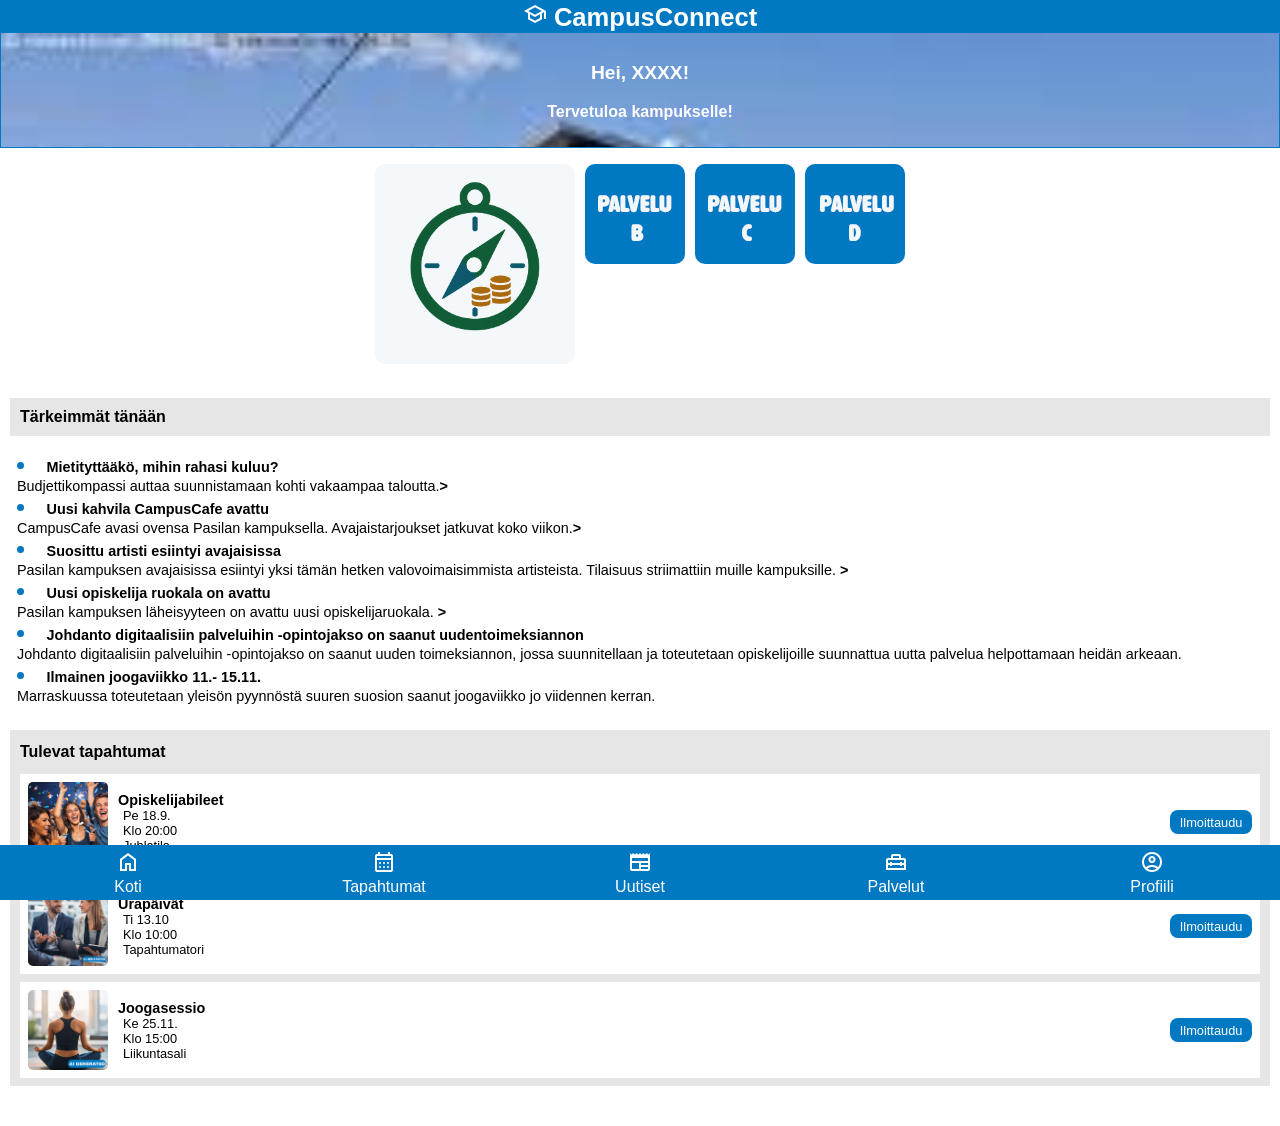
<file: index.html>
<!DOCTYPE html>
<html lang="fi">
<head>

<title>CampusConnect</title>

<meta charset="UTF-8">
<meta name="viewport" content="width=device-width, initial-scale=1.0">
<meta name="author" content="Elina">

<link rel="manifest" href="manifest.json">

<meta name="theme-color" content="#0079C2">

<link href="style.css"  rel="stylesheet" type="text/css">


<link
  rel="stylesheet"
  href="https://fonts.googleapis.com/css2?family=Material+Symbols+Outlined"
>



</head>
<body>

<header>    
  <h1><span class="material-symbols-outlined">school</span> CampusConnect</h1>
  <!-- ylätunnisteessa taustakuva ja tervetuloteksti -->
  <div class="welcome">
    <p class="hello">Hei, XXXX!</p>
    <p>Tervetuloa kampukselle!</p>
  </div>
</header>

<main>
  
  <!-- Pikapalvelut -->
  <!-- Liitä näihin kuvakkeet ja linkit. -->
  <section id="quick-services">    
    <a href="omapalvelu/aloitussivu.html" class="service-btn"><img src="palvelut/kuvat_palvelut/Budjettikompassi_logo.png" alt="palveluA"></a>
    <a href="#" class="service-btn"><img src="palvelut/kuvat_palvelut/palvelu_B.png" alt="palveluB"></a>
    <a href="#" class="service-btn"><img src="palvelut/kuvat_palvelut/palvelu_C.png" alt="palveluC"></a>
    <a href="#" class="service-btn"><img src="palvelut/kuvat_palvelut/palvelu_D.png" alt="palvelu_D"></a>    
  </section>

  <!-- Dashboard: uutiset ja tapahtumat -->
  <section id="dashboard">
    <div id="news">
      <h2>Tärkeimmät tänään</h2>
      <ul>
        <!-- start-luokalla nostetaan uutiset etusivulle mobiilissa -->
         <li class="start"><a href="uutinen/uutinen.html"><span>Mietityttääkö, mihin rahasi kuluu?</span><br>Budjettikompassi auttaa suunnistamaan kohti vakaampaa taloutta.<span>&gt;</span></a></li>
        <li class="start"><a href="uutiset/uutinen_campuscafe.html"><span>Uusi kahvila CampusCafe avattu</span><br>CampusCafe avasi ovensa Pasilan kampuksella. Avajaistarjoukset jatkuvat koko viikon.<span>&gt;</span></a></li>
        <li class="start"><a><span>Suosittu artisti esiintyi avajaisissa</span><br>
        Pasilan kampuksen avajaisissa esiintyi yksi tämän hetken valovoimaisimmista artisteista. Tilaisuus striimattiin muille kampuksille. <span>&gt;</span></a></li>
        <li><a href=""><span>Uusi opiskelija ruokala on avattu</span> <br>
        Pasilan kampuksen läheisyyteen on avattu uusi opiskelijaruokala. <span>&gt;</span></a>
        </li>
        <li><span>Johdanto digitaalisiin palveluihin -opintojakso on saanut uudentoimeksiannon</span><br>Johdanto digitaalisiin palveluihin -opintojakso on saanut uuden toimeksiannon, jossa suunnitellaan ja toteutetaan opiskelijoille suunnattua uutta palvelua helpottamaan heidän arkeaan.</li>
        <li><span>Ilmainen joogaviikko 11.- 15.11. </span><br>Marraskuussa toteutetaan yleisön pyynnöstä suuren suosion saanut joogaviikko jo viidennen kerran.</li>
      </ul>
    </div>

    <div id="events">
      <h2>Tulevat tapahtumat</h2>

      <!-- tapahtumakortit: kuva, otsikko, luettelossa tiedot, linkki ilmoittautumislomakkeeseen -->
      <div class="events-item">
        <img src="kuvat/juhlat_AI.png" alt="AI:illa tuotettu kuva juhlista">
        <div>
        <h3>Opiskelijabileet</h3>
          <ul><li>Pe 18.9.</li>
              <li>Klo 20:00</li>
              <li>Juhlatila</li>
              </ul>
       </div>
       <!-- lomakkeet eivät ole vielä käytössä, joten niihin ei ole linkkejä -->
        <a class="btn-event">Ilmoittaudu</a>
      </div>

      <div class="events-item">
      <img src="kuvat/ura_AI.png" alt="AI:illa tuotettu kuva kahden ihmisen tapaamisesta">
        <div>
        <h3>Urapäivät</h3>
          <ul><li>Ti 13.10</li>
              <li>Klo 10:00</li>
              <li> Tapahtumatori</li>
              </ul>
       </div>        
        <a class="btn-event">Ilmoittaudu</a>
      </div>

      <div class="events-item">  
        <img src="kuvat/jooga_AI.png" alt="AI:illa tuotettu kuva joogaavasta naisesta">
        <div>
        <h3>Joogasessio</h3>
          <ul><li>Ke 25.11.</li>
              <li>Klo 15:00</li>
              <li>Liikuntasali</li>
              </ul>
       </div>        
        <a class="btn-event">Ilmoittaudu</a>
      </div>
    
  </div>
  </section>

</main>
<footer>
  <!-- linkit portaalin eri osiin -->
 
   	 <a href="index.html">   <span class="material-symbols-outlined">home</span><br> Koti</a>    
    <a href=""><span class="material-symbols-outlined">calendar_month</span> <br>
  Tapahtumat</a>   
  <a href="uutiset.html"> <span class="material-symbols-outlined">newspaper</span><br>
  Uutiset</a>   
   <a href="palvelut.html"><span class="material-symbols-outlined">home_repair_service</span> <br>    Palvelut</a>    
    <a href=""><span class="material-symbols-outlined">account_circle</span><br>  Profiili</a>
    
</footer>

</body>
</html>
</file>
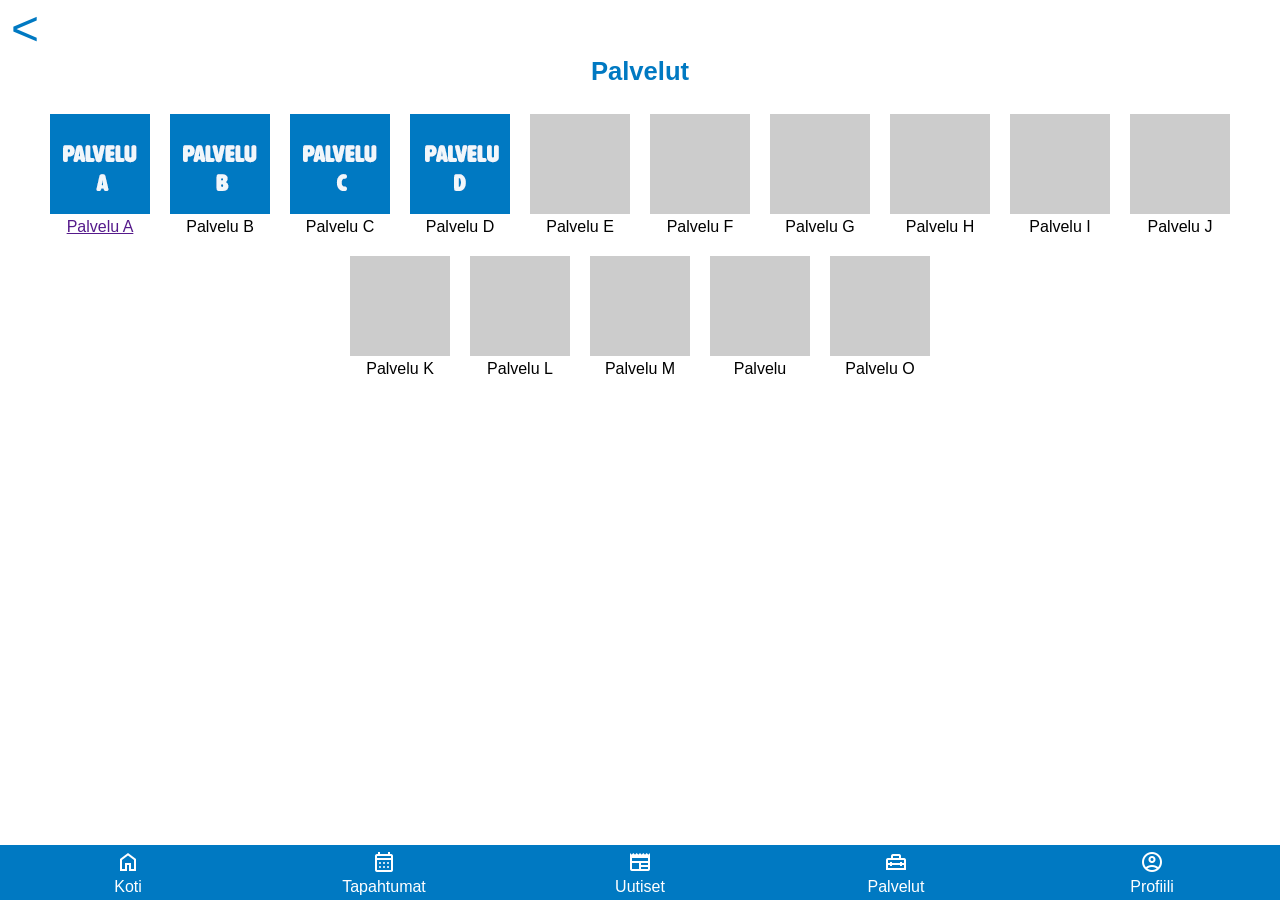
<file: palvelut.html>
<!DOCTYPE html>
<html lang="fi">

<head>

  <title>CampusConnect | Palvelut</title>

  <meta name="color-scheme" content="only light">

  <meta charset="UTF-8">
  <meta name="viewport" content="width=device-width, initial-scale=1.0">
  <meta name="author" content="Elina">

  <meta name="theme-color" content="#0079C2">
  
  <link href="style.css" rel="stylesheet" type="text/css">

 <link
  rel="stylesheet"
  href="https://fonts.googleapis.com/css2?family=Material+Symbols+Outlined"
>

  <style>
  /* palvelukuvakkeet ja nimet  rivittyvät näytön leveyden mukaan */ 

main {display: flex; flex-wrap: wrap; text-align: center; padding-bottom: 50px; justify-content: center}

main div {margin:10px}
  </style>


</head>

<body>


  <header class="sub_header">
    <a href="index.html">&lt;</a>
    <h1>Palvelut</h1>

  </header>


  <main>

<div>
<a href=""><img src="palvelut/kuvat_palvelut/palvelu_A.png" alt=""> <br>
Palvelu A</a></div>

<div> <img src="palvelut/kuvat_palvelut/palvelu_B.png" alt=""> <br>
Palvelu B</div>

<div> <img src="palvelut/kuvat_palvelut/palvelu_C.png" alt=""> <br>
Palvelu C</div>
<div> <img src="palvelut/kuvat_palvelut/palvelu_D.png" alt=""> <br>
Palvelu D</div>
<div> <img src="palvelut/kuvat_palvelut/palvelu.png" alt=""> <br>
Palvelu E</div>
<div> <img src="palvelut/kuvat_palvelut/palvelu.png" alt=""> <br>
Palvelu F</div>
<div> <img src="palvelut/kuvat_palvelut//palvelu.png" alt=""> <br>
Palvelu G</div>
<div> <img src="palvelut/kuvat_palvelut//palvelu.png" alt=""> <br>
Palvelu H</div>
<div> <img src="palvelut/kuvat_palvelut/palvelu.png" alt=""> <br>
Palvelu I</div>
<div> <img src="palvelut/kuvat_palvelut/palvelu.png" alt=""> <br>
Palvelu J</div>
<div> <img src="palvelut/kuvat_palvelut/palvelu.png" alt=""> <br>
Palvelu K</div>
<div> <img src="palvelut/kuvat_palvelut//palvelu.png" alt=""> <br>
Palvelu L</div>
<div> <img src="palvelut/kuvat_palvelut/palvelu.png" alt=""> <br>
Palvelu M</div>
<div> <img src="palvelut/kuvat_palvelut/palvelu.png" alt=""> <br>
Palvelu <Noscript></Noscript></div>
<div> <img src="palvelut/kuvat_palvelut/palvelu.png" alt=""> <br>
Palvelu O</div>

  </main>
  <footer>
  <!-- linkit portaalin eri osiin -->
 
   	 <a href="index.html">   <span class="material-symbols-outlined">home</span><br> Koti</a>    
    <a href=""><span class="material-symbols-outlined">calendar_month</span> <br>
  Tapahtumat</a>   
  <a href="uutiset.html"> <span class="material-symbols-outlined">newspaper</span><br>
  Uutiset</a>   
   <a href="palvelut.html"><span class="material-symbols-outlined">home_repair_service</span> <br>    Palvelut</a>    
    <a href=""><span class="material-symbols-outlined">account_circle</span><br>  Profiili</a>
    
</footer>

</body>

</html>
</file>
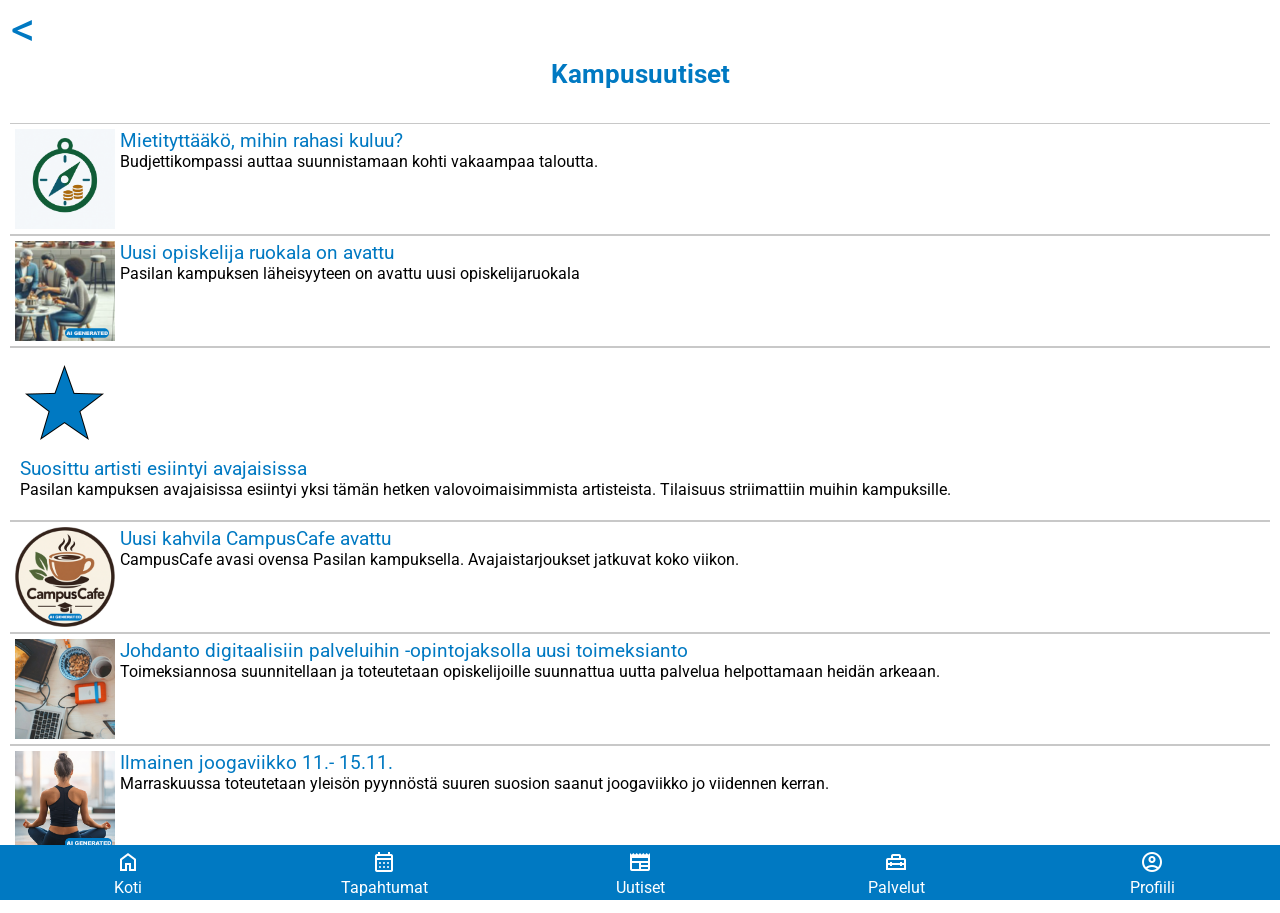
<file: uutiset.html>
<!DOCTYPE html>
<html lang="fi">

<head>

  <title>CampusConnect | Uutiset</title>

  <meta name="color-scheme" content="only light">

  <meta charset="UTF-8">
  <meta name="viewport" content="width=device-width, initial-scale=1.0">
  <meta name="author" content="Elina">

  <meta name="theme-color" content="#0079C2">
  
  <link href="style.css" rel="stylesheet" type="text/css">

<link
  rel="stylesheet"
  href="https://fonts.googleapis.com/css2?family=Material+Symbols+Outlined"
>

  <link rel="preconnect" href="https://fonts.googleapis.com">
  <link rel="preconnect" href="https://fonts.gstatic.com" crossorigin>
  <link href="https://fonts.googleapis.com/css2?family=Roboto:ital,wght@0,100..900;1,100..900&display=swap"
    rel="stylesheet">



  <style>  
  
 li {border-bottom: solid 1px rgb(200, 200, 200);
  border-top: solid 1px rgb(200,200,200);
  display: block; align-items: center; gap:10px; padding:5px}
 img {width: 100px; height: 100px;}
 p {margin-top:0px; padding-left: 5px;}
p span {font-size: 1.2em; color:rgb(0,121,194)}
ul {padding-left: 0px;}
 li a { display: flex; text-decoration: none;color:black}

  </style>

</head>

<body>

  <header class="sub_header">
    <a href="index.html">&lt;</a>
    <h1>Kampusuutiset</h1>

  </header>

  <main id="news_page">
        <ul>
         <li><a href="uutinen/uutinen.html"><img src="palvelut/kuvat_palvelut/Budjettikompassi_logo.png" alt=""><p><span>Mietityttääkö, mihin rahasi kuluu?</span><br>Budjettikompassi auttaa suunnistamaan kohti vakaampaa taloutta.</p></a></li>
         
          <li><a><img src="uutiset/kuvat_uutiset/ruokala_AI.png" alt="AI:lla tuotettu kuva ruokalasta"><p><span>Uusi opiskelija ruokala on avattu</span><br>Pasilan kampuksen läheisyyteen on avattu uusi opiskelijaruokala</p></a></li>


        <li><img src="uutiset/kuvat_uutiset/tahti.png" alt="Tähti"><p> <span>Suosittu artisti esiintyi avajaisissa</span>
          <br>Pasilan kampuksen avajaisissa esiintyi yksi tämän hetken valovoimaisimmista artisteista. Tilaisuus striimattiin muihin kampuksille.</p>
        </li>

        <li><a href="uutiset/uutinen_campuscafe.html"><img src="uutiset/kuvat_uutiset/CampusCafe_AI.png" alt="AI:illa tuotettu logo"><p><span>Uusi kahvila CampusCafe avattu</span><br>CampusCafe avasi ovensa Pasilan kampuksella. Avajaistarjoukset jatkuvat koko viikon.</p></a></li>

        <li><a><img src="uutiset/kuvat_uutiset/ODS.png" alt=""><p><span>Johdanto digitaalisiin palveluihin -opintojaksolla uusi toimeksianto</span><br>Toimeksiannosa suunnitellaan ja toteutetaan opiskelijoille suunnattua uutta palvelua helpottamaan heidän arkeaan.</p></a></li>
        <li><a><img src="uutiset/kuvat_uutiset/jooga_AI.png" alt="AI:iila tuotettu kuva joogaavasta naisesta"><p><span>Ilmainen joogaviikko 11.- 15.11.</span><br>
        Marraskuussa toteutetaan yleisön pyynnöstä suuren suosion saanut joogaviikko jo viidennen kerran.</p></a></li>
      </ul>

  </main>
 <footer>
  <!-- linkit portaalin eri osiin -->
 
   	 <a href="index.html">   <span class="material-symbols-outlined">home</span><br> Koti</a>    
    <a href=""><span class="material-symbols-outlined">calendar_month</span> <br>
  Tapahtumat</a>   
  <a href="uutiset.html"> <span class="material-symbols-outlined">newspaper</span><br>
  Uutiset</a>   
   <a href="palvelut.html"><span class="material-symbols-outlined">home_repair_service</span> <br>    Palvelut</a>    
    <a href=""><span class="material-symbols-outlined">account_circle</span><br>  Profiili</a>
    
</footer>
</body>

</html>
</file>
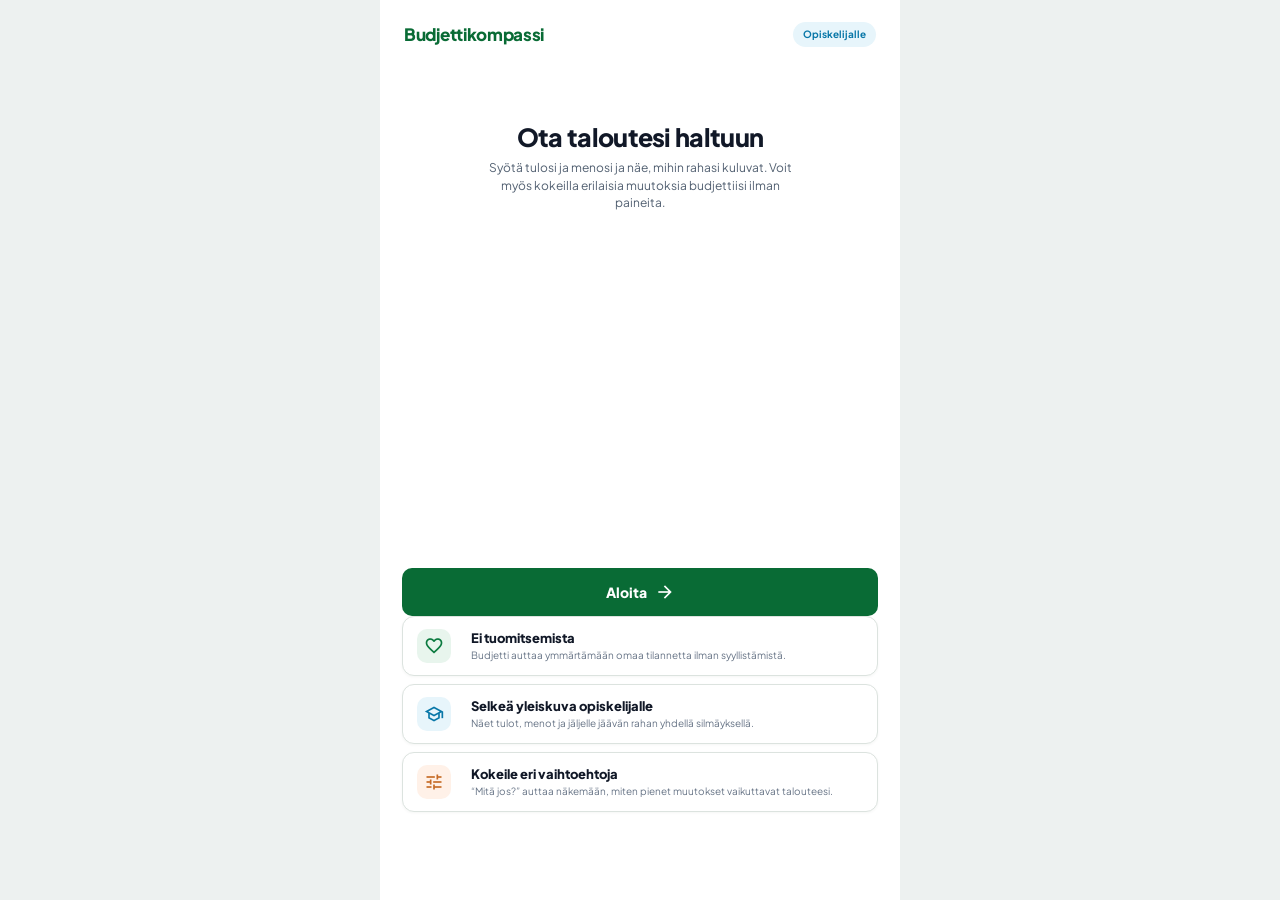
<file: omapalvelu/aloitussivu.html>
<!DOCTYPE html>
<html lang="fi">
<head>
  <meta charset="UTF-8">
  <meta name="viewport" content="width=device-width, initial-scale=1.0">
  <title>Budjettikompassi – Ota taloutesi haltuun</title>
  <link rel="stylesheet" href="style.css">
  <link rel="stylesheet" href="https://fonts.googleapis.com/css2?family=Material+Symbols+Outlined:wght,FILL@100..700,0..1&display=swap">
  <link rel="preconnect" href="https://fonts.googleapis.com">
  <link rel="preconnect" href="https://fonts.gstatic.com" crossorigin>
  <link rel="stylesheet" href="https://fonts.googleapis.com/css2?family=Plus+Jakarta+Sans:wght@400;500;600;700;800&display=swap">
</head>
<body class="welcome-page">
  <header class="site-header">
    <div class="site-header__inner">
      <a class="logo" href="aloitussivu.html">Budjettikompassi</a>
      <span class="badge">Opiskelijalle</span>
    </div>
  </header>
 
  <main class="welcome-main">
    <section class="welcome-hero" aria-labelledby="welcome-title">
      <h1 id="welcome-title">Ota taloutesi haltuun</h1>
      <p>Syötä tulosi ja menosi ja näe, mihin rahasi kuluvat. Voit myös kokeilla erilaisia muutoksia budjettiisi ilman paineita.</p>
      <a class="btn btn--primary btn--large" href="etusivu.html">Aloita</a>
    </section>

    <section class="benefits" aria-labelledby="benefits-title">
      <h2 id="benefits-title">Miksi Budjettikompassi?</h2>
      <div class="benefits__grid">
        <article class="benefit-card"><span class="material-symbols-outlined" aria-hidden="true">favorite_border</span><h3>Ei tuomitsemista</h3><p>Budjetti auttaa ymmärtämään omaa tilannetta ilman syyllistämistä.</p></article>
        <article class="benefit-card"><span class="material-symbols-outlined" aria-hidden="true">school</span><h3>Selkeä yleiskuva opiskelijalle</h3><p>Näet tulot, menot ja jäljelle jäävän rahan yhdellä silmäyksellä.</p></article>
        <article class="benefit-card"><span class="material-symbols-outlined" aria-hidden="true">tune</span><h3>Kokeile eri vaihtoehtoja</h3><p>“Mitä jos?” auttaa näkemään, miten pienet muutokset vaikuttavat talouteesi.</p></article>
      </div>
    </section>
    <!-- ALOITA-PAINIKE -->
    <div class="welcome-actions">
        <a href="etusivu.html" class="welcome-start-button">
            <span>Aloita</span>
            <span class="material-symbols-outlined">arrow_forward</span>
        </a>
  </main>
</body>
</html>
</file>
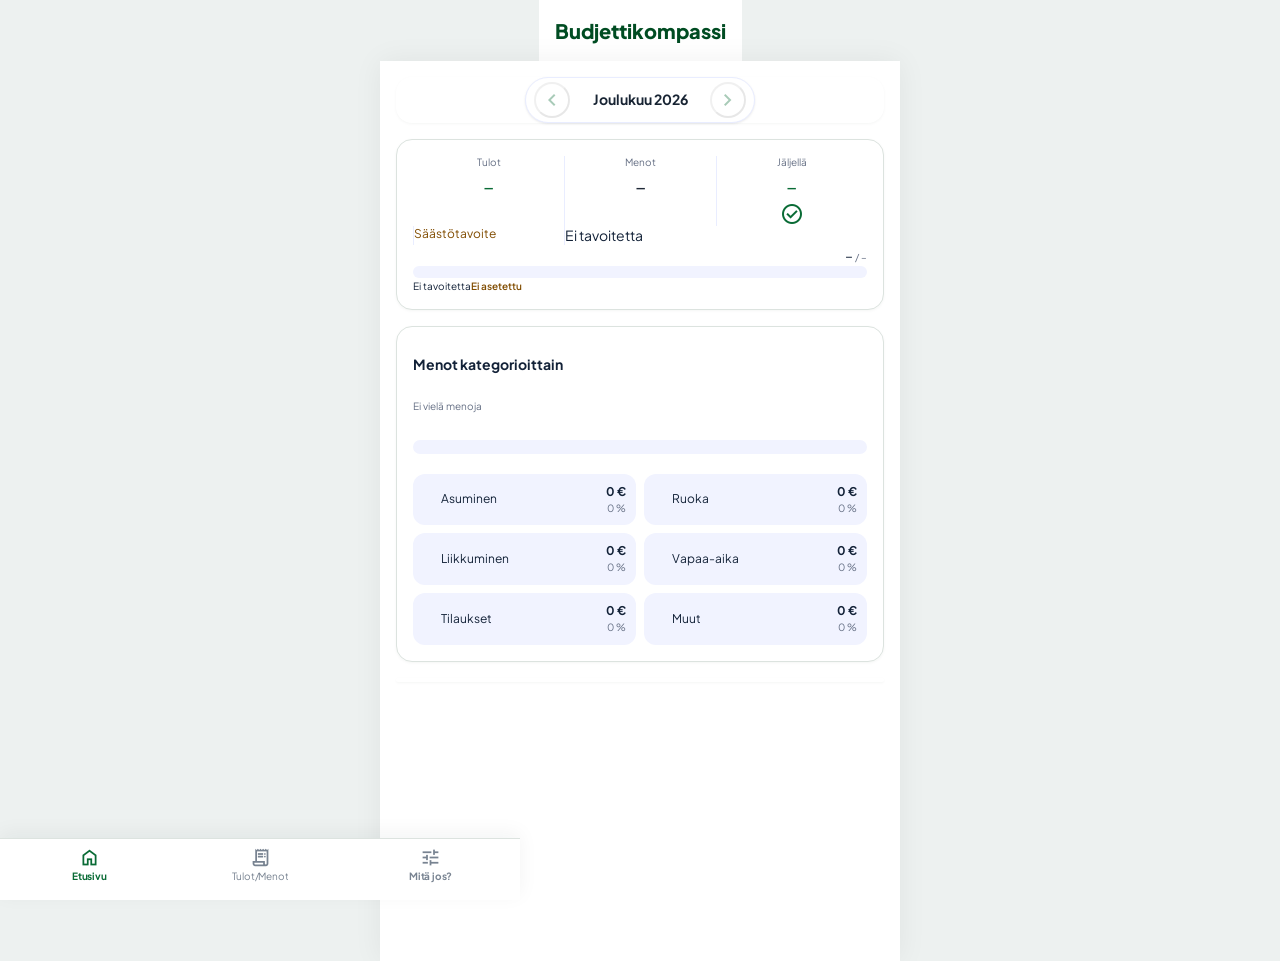
<file: omapalvelu/etusivu.html>
<!DOCTYPE html>

<html lang="fi"><head>
<meta charset="utf-8"/>
<meta content="width=device-width, initial-scale=1.0" name="viewport"/>
<link rel="stylesheet" href="style.css">
<title>Budjettikompassi – Etusivu</title>
<link crossorigin="" href="https://fonts.gstatic.com" rel="preconnect"/>
  <link rel="stylesheet" href="https://fonts.googleapis.com/css2?family=Material+Symbols+Outlined:wght,FILL@100..700,0..1&display=swap">
  <link rel="preconnect" href="https://fonts.googleapis.com">
  <link rel="preconnect" href="https://fonts.gstatic.com" crossorigin>
  <link rel="stylesheet" href="https://fonts.googleapis.com/css2?family=Plus+Jakarta+Sans:wght@400;500;600;700;800&display=swap">
</head>
<body class="bg-background text-on-surface min-h-screen flex flex-col justify-between selection:bg-primary-fixed selection:text-primary">
<!-- Yläpalkki (TopAppBar) -->
<header class="site-header">
    <div class="site-header__inner">
        <div class="logo">Budjettikompassi</div>
    </div>
</header>
<!-- Pääsisältö -->
<main class="w-full max-w-lg mx-auto px-space-md pt-space-md pb-28 flex flex-col gap-space-md">
<!-- Kuukausivalitsin & Kannustava tilannekatsaus -->
<section class="flex flex-col items-center gap-space-sm">
<div class="inline-flex items-center bg-surface-container-lowest border border-surface-container rounded-full px-2 py-1 custom-shadow">
<button aria-label="Edellinen kuukausi" class="w-9 h-9 rounded-full text-on-surface-variant hover:text-primary hover:bg-surface-container active:scale-90 flex items-center justify-center transition-all cursor-pointer" id="prev-month-btn" type="button">
<span class="material-symbols-outlined text-[20px]">chevron_left</span>
</button>
<span class="text-label-lg font-label-lg px-space-md text-on-surface min-w-[140px] text-center select-none data-transition" id="month-label">Lokakuu 2026</span>
<button aria-label="Seuraava kuukausi" class="w-9 h-9 rounded-full text-on-surface-variant hover:text-primary hover:bg-surface-container active:scale-90 flex items-center justify-center transition-all cursor-pointer" id="next-month-btn" type="button">
<span class="material-symbols-outlined text-[20px]">chevron_right</span>
</button>
</div>
</section>
<!-- Yhteenveto-kortti -->
<section class="bg-surface-container-lowest rounded-2xl p-space-md border border-surface-container custom-shadow">
<div class="grid grid-cols-3 divide-x divide-surface-container">
<!-- Tulot -->
<div class="flex flex-col items-center px-1 text-center">
<span class="text-label-sm font-label-sm text-outline mb-0.5">Tulot</span>
<span class="text-headline-md font-headline-md text-primary-container data-transition" id="income-val">–</span>
</div>
<!-- Menot -->
<div class="flex flex-col items-center px-1 text-center">
<span class="text-label-sm font-label-sm text-outline mb-0.5">Menot</span>
<span class="text-headline-md font-headline-md text-on-surface data-transition" id="expense-val">–</span>
</div>
<!-- Jäljellä -->
<div class="flex flex-col items-center px-1 text-center">
<span class="text-label-sm font-label-sm text-outline mb-0.5">Jäljellä</span>
<span class="text-headline-md font-headline-md text-primary-container data-transition" id="remaining-val">–</span>
<span class="text-[11px] text-primary-container font-medium mt-0.5 flex items-center gap-0.5 data-transition" id="status-badge">
<span class="material-symbols-outlined text-[12px]" id="status-icon">check_circle</span>
</span>
</div>
<span class="text-label-md font-label-md text-tertiary-container block">Säästötavoite</span>
<span class="text-headline-sm font-headline-sm text-on-surface truncate block data-transition" id="goal-name">Hätävara / Puskuri</span>
</div>
</div>
<div class="text-right shrink-0" id="goal-amounts">
<span class="text-headline-sm font-headline-sm text-on-surface data-transition" id="savings-current">–</span>
<span class="text-body-sm font-body-sm text-outline data-transition" id="goal-target"> / –</span>
</div>
</div>
<!-- Edistymispalkki -->
<div class="w-full bg-surface-container-low h-3 rounded-full overflow-hidden p-0.5 flex items-center">
<div class="bg-tertiary-fixed-dim h-full rounded-full progress-bar-transition" id="goal-bar-fill"></div>
</div>
<div class="flex justify-between items-center text-label-sm font-label-sm text-on-surface-variant pt-0.5">
<span class="data-transition" id="goal-percent">Ei tavoitetta</span>
<span class="text-tertiary-container font-semibold data-transition" id="goal-monthly-transfer">Ei asetettu</span>
</div>
</section>
<!-- Menot kategorioittain -->
<section id="category-section"
  class="bg-surface-container-lowest rounded-2xl p-space-md border border-surface-container custom-shadow flex flex-col gap-space-md">

  <!-- Otsikko ja kokonaismenot -->
  <div class="flex flex-col gap-1">
    <h2 class="text-headline-sm font-headline-sm text-on-surface">
      Menot kategorioittain
    </h2>

    <p class="text-body-sm font-body-sm text-outline data-transition"
       id="category-subtitle">
      Ei vielä menoja
    </p>

    <span
      class="text-headline-md font-headline-md text-on-surface tracking-tight data-transition hidden"
      id="category-total">
    </span>
  </div>

  <!-- Segmentoitu palkki -->
  <div class="w-full flex h-3.5 rounded-full overflow-hidden gap-1 bg-surface-container-low p-0.5">
    <div class="rounded-full h-full progress-bar-transition" id="bar-asuminen" title="Asuminen"></div>
    <div class="rounded-full h-full progress-bar-transition" id="bar-ruoka" title="Ruoka"></div>
    <div class="rounded-full h-full progress-bar-transition" id="bar-liikkuminen" title="Liikkuminen"></div>
    <div class="rounded-full h-full progress-bar-transition" id="bar-vapaaaika" title="Vapaa-aika"></div>
    <div class="rounded-full h-full progress-bar-transition" id="bar-tilaukset" title="Tilaukset"></div>
    <div class="rounded-full h-full progress-bar-transition" id="bar-muut" title="Muut"></div>
  </div>
  <!-- AINOA kategoriaruudukko -->
  <div class="grid grid-cols-2 gap-space-sm pt-space-xs">
    <!-- Asuminen -->
    <div class="flex items-center justify-between p-2.5 rounded-xl bg-surface-container-low">
      <div class="flex items-center gap-2">
        <span class="w-2.5 h-2.5 rounded-full shrink-0"></span>
        <span class="text-label-md font-label-md text-on-surface truncate">
          Asuminen
        </span>
      </div>
      <div class="text-right shrink-0">
        <span class="text-label-md font-label-md text-on-surface data-transition"
              id="cat-asuminen-amount">–</span>
        <span class="text-label-sm font-label-sm text-outline block data-transition"
              id="cat-asuminen-percent">–</span>
      </div>
    </div>

    <!-- Ruoka -->
    <div class="flex items-center justify-between p-2.5 rounded-xl bg-surface-container-low">
      <div class="flex items-center gap-2">
        <span class="w-2.5 h-2.5 rounded-full shrink-0"></span>
        <span class="text-label-md font-label-md text-on-surface truncate">
          Ruoka
        </span>
      </div>
      <div class="text-right shrink-0">
        <span class="text-label-md font-label-md text-on-surface data-transition"
              id="cat-ruoka-amount">–</span>
        <span class="text-label-sm font-label-sm text-outline block data-transition"
              id="cat-ruoka-percent">–</span>
      </div>
    </div>

    <!-- Liikkuminen -->
    <div class="flex items-center justify-between p-2.5 rounded-xl bg-surface-container-low">
      <div class="flex items-center gap-2">
        <span class="w-2.5 h-2.5 rounded-full shrink-0"></span>
        <span class="text-label-md font-label-md text-on-surface truncate">
          Liikkuminen
        </span>
      </div>
      <div class="text-right shrink-0">
        <span class="text-label-md font-label-md text-on-surface data-transition"
              id="cat-liikkuminen-amount">–</span>
        <span class="text-label-sm font-label-sm text-outline block data-transition"
              id="cat-liikkuminen-percent">–</span>
      </div>
    </div>

    <!-- Vapaa-aika -->
    <div class="flex items-center justify-between p-2.5 rounded-xl bg-surface-container-low">
      <div class="flex items-center gap-2">
        <span class="w-2.5 h-2.5 rounded-full shrink-0"></span>
        <span class="text-label-md font-label-md text-on-surface truncate">
          Vapaa-aika
        </span>
      </div>
      <div class="text-right shrink-0">
        <span class="text-label-md font-label-md text-on-surface data-transition"
              id="cat-vapaaaika-amount">–</span>
        <span class="text-label-sm font-label-sm text-outline block data-transition"
              id="cat-vapaaaika-percent">–</span>
      </div>
    </div>

    <!-- Tilaukset -->
    <div class="flex items-center justify-between p-2.5 rounded-xl bg-surface-container-low">
      <div class="flex items-center gap-2">
        <span class="w-2.5 h-2.5 rounded-full shrink-0"></span>
        <span class="text-label-md font-label-md text-on-surface truncate">
          Tilaukset
        </span>
      </div>
      <div class="text-right shrink-0">
        <span class="text-label-md font-label-md text-on-surface data-transition"
              id="cat-tilaukset-amount">–</span>
        <span class="text-label-sm font-label-sm text-outline block data-transition"
              id="cat-tilaukset-percent">–</span>
      </div>
    </div>

    <!-- Muut -->
    <div class="flex items-center justify-between p-2.5 rounded-xl bg-surface-container-low">
      <div class="flex items-center gap-2">
        <span class="w-2.5 h-2.5 rounded-full shrink-0"></span>
        <span class="text-label-md font-label-md text-on-surface truncate">
          Muut
        </span>
      </div>
      <div class="text-right shrink-0">
        <span class="text-label-md font-label-md text-on-surface data-transition"
              id="cat-muut-amount">–</span>
        <span class="text-label-sm font-label-sm text-outline block data-transition"
              id="cat-muut-percent">–</span>
      </div>
    </div>

  </div>
</section>
<!-- Pikatoiminnot -->
<section class="flex flex-col gap-space-sm pt-space-xs">
<div class="grid grid-cols-2 gap-space-sm">
</div>
</section>
</main>
<!-- BottomNavBar (Shared Component) -->
 <nav aria-label="Alapalkin päänavigaatio"
     class="fixed bottom-0 left-0 w-full z-50 flex justify-around items-center px-space-xs pb-safe bg-surface-container-lowest shadow-md border-t border-surface-container">

    <a aria-current="page"
    class="flex flex-col items-center justify-center text-on-surface-variant py-space-xs hover:bg-surface-container-low transition-transform duration-150 active:scale-[0.98] flex-1 min-w-0"
       href="etusivu.html">
        <span class="material-symbols-outlined text-xl">home</span>
        <span class="font-label-sm text-[10px] tracking-tight mt-0.5 truncate">Etusivu</span>
    </a>

    <a class="flex flex-col items-center justify-center text-on-surface-variant py-space-xs hover:bg-surface-container-low transition-transform duration-150 active:scale-[0.98] flex-1 min-w-0"
       href="menot.html">
        <span class="material-symbols-outlined text-xl">receipt_long</span>
        <span class="font-label-sm text-[10px] tracking-tight mt-0.5 truncate">Tulot/Menot</span>
    </a>

    <a class="flex flex-col items-center justify-center text-primary-container py-space-xs font-semibold hover:bg-surface-container-low transition-transform duration-150 active:scale-[0.98] flex-1 min-w-0"
       href="mitajos.html">
        <span class="material-symbols-outlined text-xl">tune</span>
        <span class="font-label-sm text-[10px] tracking-tight mt-0.5 font-bold truncate">Mitä jos?</span>
    </a>

</nav>
<script>
  // Aloitusnäkymä on tyhjä. Tiedot tulevat käyttäjän itse lisäämästä budjetista.
  const STORAGE_KEY = 'budjettikompassi_data_v2';
  const now = new Date();
  const monthNames = ['Tammikuu','Helmikuu','Maaliskuu','Huhtikuu','Toukokuu','Kesäkuu','Heinäkuu','Elokuu','Syyskuu','Lokakuu','Marraskuu','Joulukuu'];
  const currentMonthName = monthNames[now.getMonth()];
  const currentMonthGenitive = currentMonthName.toLowerCase() + 'ssa';
  const monthsData = [{
    name: `${currentMonthName} ${now.getFullYear()}`,
    genitive: currentMonthGenitive,
    income: 0,
    expense: 0,
    savingsCurrent: 0,
    savingsMonthly: 'Ei asetettu',
    categories: {
      asuminen: { amount: 0, percent: 0 }, ruoka: { amount: 0, percent: 0 },
      liikkuminen: { amount: 0, percent: 0 }, vapaaaika: { amount: 0, percent: 0 },
      tilaukset: { amount: 0, percent: 0 }, muut: { amount: 0, percent: 0 }
    }
  }];
  let currentIndex = 0;

  const monthLabel = document.getElementById("month-label");
  const prevBtn = document.getElementById("prev-month-btn");
  const nextBtn = document.getElementById("next-month-btn");

  const incomeVal = document.getElementById("income-val");
  const expenseVal = document.getElementById("expense-val");
  const remainingVal = document.getElementById("remaining-val");
  const statusBadge = document.getElementById("status-badge");
  const statusIcon = document.getElementById("status-icon");

  // Tavoitekortin elementit
  const goalName = document.getElementById("goal-name");
  const goalTarget = document.getElementById("goal-target");
  const savingsCurrent = document.getElementById("savings-current");
  const goalBarFill = document.getElementById("goal-bar-fill");
  const goalPercent = document.getElementById("goal-percent");
  const goalMonthlyTransfer = document.getElementById("goal-monthly-transfer");

  const categorySubtitle = document.getElementById("category-subtitle");
  const categoryTotal = document.getElementById("category-total");

  // Formatointiapuri
  function formatEur(num) {
    return Math.round(Number(num) || 0).toLocaleString('fi-FI') + ' €';
  }

  // Kategorianimien mäppäys
  function normalizeCategoryKey(name) {
    if (!name) return 'muut';
    const s = name.toLowerCase().trim();
    if (s.includes('asumi')) return 'asuminen';
    if (s.includes('ruo') || s.includes('ravinto')) return 'ruoka';
    if (s.includes('liik') || s.includes('matka') || s.includes('auto') || s.includes('bussi')) return 'liikkuminen';
    if (s.includes('vapaa') || s.includes('harrast') || s.includes('huvi')) return 'vapaaaika';
    if (s.includes('tilaus') || s.includes('palvelu') || s.includes('netti')) return 'tilaukset';
    return 'muut';
  }

  // Lukee jaetun tilan 'budjettikompassi_data'
  function loadSharedData() {
    try {
      const raw = localStorage.getItem(STORAGE_KEY);
      if (!raw) return null;
      return JSON.parse(raw);
    } catch (e) {
      console.warn("Virhe luettaessa budjettikompassi_data:", e);
      return null;
    }
  }

  // Lukee jaetut tavoitteet: 'budjettikompassi_goals' tai 'budjettikompassi_data.goal'
  function loadSharedGoal() {
    try {
      const rawGoals = localStorage.getItem('budjettikompassi_goals_v2');
      if (rawGoals) {
        const parsed = JSON.parse(rawGoals);
        if (Array.isArray(parsed) && parsed.length > 0) {
          // Etsi aktiivinen tai ota ensimmäinen
          const active = parsed.find(g => g && (g.active === true || g.selected === true)) || parsed[0];
          if (active) return normalizeGoalObject(active);
        } else if (parsed && typeof parsed === 'object') {
          return normalizeGoalObject(parsed);
        }
      }

      // Toissijainen lähde: budjettikompassi_data.goal tai budjettikompassi_data.goals
      const sharedData = loadSharedData();
      if (sharedData) {
        if (sharedData.goal && typeof sharedData.goal === 'object') {
          return normalizeGoalObject(sharedData.goal);
        }
        if (Array.isArray(sharedData.goals) && sharedData.goals.length > 0) {
          const active = sharedData.goals.find(g => g && (g.active === true || g.selected === true)) || sharedData.goals[0];
          if (active) return normalizeGoalObject(active);
        }
        // Jos sharedDatassa on suoraan määritelty savingsCurrent/savingsTarget
        if (typeof sharedData.savingsTarget === 'number' || typeof sharedData.savingsCurrent === 'number') {
          return normalizeGoalObject({
            name: sharedData.goalName || 'Hätävara / Puskuri',
            target: sharedData.savingsTarget || 500,
            current: sharedData.savingsCurrent !== undefined ? sharedData.savingsCurrent : 150,
            monthly: sharedData.savingsMonthly || 25
          });
        }
      }
    } catch (e) {
      console.warn("Virhe luettaessa tavoitetta localStoragesta:", e);
    }
    return null;
  }

  function normalizeGoalObject(raw) {
    if (!raw) return null;
    const name = raw.name || raw.title || raw.goalName || '';
    const target = Number(raw.target !== undefined ? raw.target : (raw.targetAmount !== undefined ? raw.targetAmount : 0)) || 0;
    const current = Number(raw.current !== undefined ? raw.current : (raw.currentAmount !== undefined ? raw.currentAmount : (raw.saved !== undefined ? raw.saved : 0))) || 0;
    const monthly = raw.monthly !== undefined ? raw.monthly : (raw.monthlyTransfer !== undefined ? raw.monthlyTransfer : (raw.monthlyAmount !== undefined ? raw.monthlyAmount : 0));
    return { name, target, current, monthly };
  }

  function renderGoal(goalData) {
    if (!goalData || !goalData.target) {
      goalName.textContent = 'Ei tavoitetta';
      savingsCurrent.textContent = '–';
      goalTarget.textContent = ' / –';
      goalBarFill.style.width = '0%';
      goalPercent.textContent = 'Ei tavoitetta';
      goalMonthlyTransfer.textContent = 'Ei asetettu';
      return;
    }
    const name = goalData.name || 'Säästötavoite';
    const target = Number(goalData.target) || 0;
    const current = Number(goalData.current) || 0;
    const monthly = Number(goalData.monthly) || 0;
    goalName.textContent = name;
    savingsCurrent.textContent = formatEur(current);
    goalTarget.textContent = ` / ${formatEur(target)}`;
    const pct = target > 0 ? Math.min(100, Math.round((current / target) * 100)) : 0;
    goalBarFill.style.width = `${pct}%`;
    goalPercent.textContent = `${pct} % saavutettu`;
    goalMonthlyTransfer.textContent = monthly > 0 ? `+${monthly} € siirretty tässä kuussa` : 'Ei kuukausisummaa';
  }

  function getActiveMonthData() {
    const base = monthsData[0];
    const shared = loadSharedData();
    if (!shared) return base;

    let income = 0;
    let expense = 0;
    const categories = { asuminen: 0, ruoka: 0, liikkuminen: 0, vapaaaika: 0, tilaukset: 0, muut: 0 };

    if (Array.isArray(shared.incomes)) {
      income = shared.incomes.reduce((sum, item) => sum + (Number(item.amount) || 0), 0);
    }
    if (Array.isArray(shared.expenses)) {
      shared.expenses.forEach(item => {
        const amount = Number(item.amount) || 0;
        expense += amount;
        categories[normalizeCategoryKey(item.category)] += amount;
      });
    }
    if (typeof shared.income === 'number') income = shared.income;
    if (typeof shared.expense === 'number') expense = shared.expense;

    const categoryData = {};
    Object.entries(categories).forEach(([key, amount]) => {
      categoryData[key] = { amount, percent: expense > 0 ? Math.round((amount / expense) * 100) : 0 };
    });

    return { ...base, income, expense, categories: categoryData };
  }

  function updateView(animate = true) {
    const data = getActiveMonthData();
    const animatedElements = document.querySelectorAll('.data-transition');

    if (animate) {
      animatedElements.forEach(el => el.classList.add('data-fading'));
    }

    setTimeout(() => {
      // Kuukausi
      monthLabel.textContent = data.name;

      // Yhteenveto
      const hasData = data.income > 0 || data.expense > 0;
      incomeVal.textContent = hasData ? formatEur(data.income) : '–';
      expenseVal.textContent = hasData ? formatEur(data.expense) : '–';

      const remaining = data.income - data.expense;
      remainingVal.textContent = hasData ? formatEur(remaining) : '–';

      if (remaining >= 0) {
        remainingVal.className = "text-headline-md font-headline-md text-primary-container data-transition";
        statusBadge.className = "text-[11px] text-primary-container font-medium mt-0.5 flex items-center gap-0.5 data-transition";
        statusIcon.textContent = "check_circle";
      } else {
        remainingVal.className = "text-headline-md font-headline-md text-error data-transition";
        statusBadge.className = "text-[11px] text-error font-medium mt-0.5 flex items-center gap-0.5 data-transition";
        statusIcon.textContent = "warning";
      }

      // Säästötavoite jaetusta tilasta
      const sharedGoal = loadSharedGoal();
      renderGoal(sharedGoal);

      // Menot kategorioittain
      categorySubtitle.textContent =
  data.expense > 0
    ? `Kokonaiskulutus ${data.genitive}`
    : 'Ei vielä menoja';

if (data.expense > 0) {
  categoryTotal.textContent = formatEur(data.expense);
  categoryTotal.classList.remove('hidden');
} else {
  categoryTotal.textContent = '';
  categoryTotal.classList.add('hidden');
}
      // Palkit ja kategoriat
      const cats = ['asuminen', 'ruoka', 'liikkuminen', 'vapaaaika', 'tilaukset', 'muut'];
      cats.forEach(catKey => {
        const cat = data.categories[catKey] || { amount: 0, percent: 0 };
        const bar = document.getElementById(`bar-${catKey}`);
        const amt = document.getElementById(`cat-${catKey}-amount`);
        const pct = document.getElementById(`cat-${catKey}-percent`);

        if (bar) bar.style.width = `${cat.percent}%`;
        if (amt) amt.textContent = formatEur(cat.amount);
        if (pct) pct.textContent = `${cat.percent} %`;
      });

      // Nuolten tilat
      prevBtn.disabled = true;
      nextBtn.disabled = true;
      prevBtn.style.opacity = '0.35';
      nextBtn.style.opacity = '0.35';
      prevBtn.style.cursor = 'not-allowed';
      nextBtn.style.cursor = 'not-allowed';

      if (animate) {
        animatedElements.forEach(el => el.classList.remove('data-fading'));
      }
    }, animate ? 150 : 0);
  }

  // Erillinen funktio vain tavoitteen tarkistamiseen ja päivittämiseen nopeasti
  let lastGoalSnapshot = '';
  function updateGoalFromStorage() {
    const rawGoals = localStorage.getItem('budjettikompassi_goals_v2') || '';
    const rawData = localStorage.getItem(STORAGE_KEY) || '';
    const currentSnapshot = rawGoals + '|' + rawData;

    if (currentSnapshot !== lastGoalSnapshot) {
      lastGoalSnapshot = currentSnapshot;
      const sharedGoal = loadSharedGoal();
      renderGoal(sharedGoal);
    }
  }

  // Tapahtumankuuntelijat kuukausivalitsimelle
  prevBtn.addEventListener('click', () => {
    if (currentIndex > 0) {
      currentIndex--;
      updateView(true);
    }
  });

  nextBtn.addEventListener('click', () => {
    if (currentIndex < monthsData.length - 1) {
      currentIndex++;
      updateView(true);
    }
  });

  // Reaaliaikainen jaetun tilan kuuntelu (storage-tapahtuma eri ikkunoille/välilehdille)
  window.addEventListener('storage', (e) => {
    if (e.key === 'budjettikompassi_goals' || e.key === 'budjettikompassi_data' || !e.key) {
      updateView(true);
      updateGoalFromStorage();
    }
  });

  // CustomEvent-tuki tavoitteen tai datan päivityksille samassa kontekstissa
  window.addEventListener('budjettikompassi_update', () => {
    updateView(true);
    updateGoalFromStorage();
  });

  // Säännöllinen tarkistus esikatseluympäristöjä varten
  setInterval(updateGoalFromStorage, 1000);

  // Alustava tilan päivitys ladattaessa
  document.addEventListener('DOMContentLoaded', () => {
    updateView(false);
    updateGoalFromStorage();
  });
  updateView(false);
  updateGoalFromStorage();
</script>
</body></html>
</file>
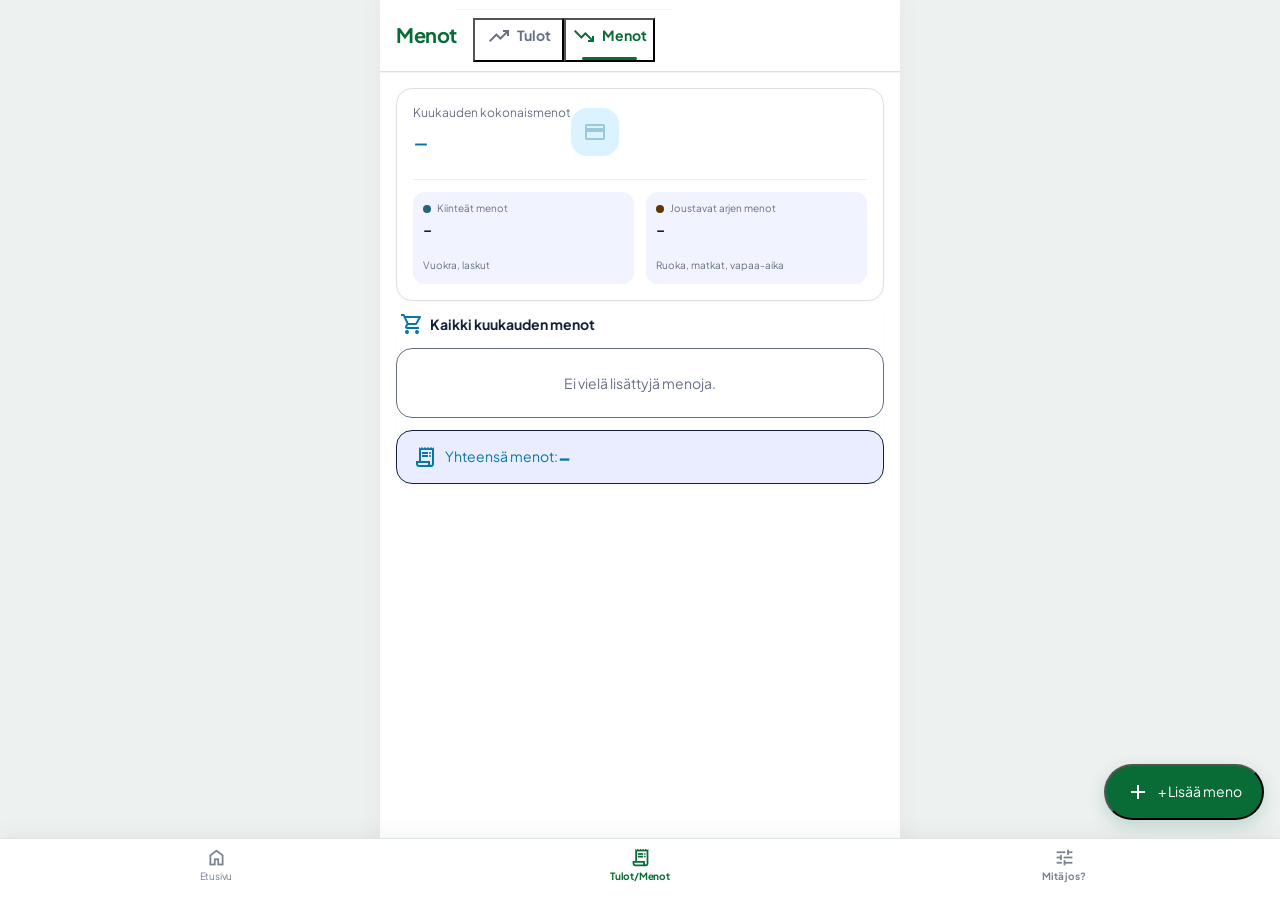
<file: omapalvelu/menot.html>
<!DOCTYPE html>

<html lang="fi"><head>
<meta charset="utf-8"/>
<meta content="width=device-width, initial-scale=1.0" name="viewport"/>
<link rel="stylesheet" href="style.css">
<title>Budjettikompassi – Tulot ja menot</title>
<link crossorigin="" href="https://fonts.gstatic.com" rel="preconnect"/>
  <link rel="stylesheet" href="https://fonts.googleapis.com/css2?family=Material+Symbols+Outlined:wght,FILL@100..700,0..1&display=swap">
  <link rel="preconnect" href="https://fonts.googleapis.com">
  <link rel="preconnect" href="https://fonts.gstatic.com" crossorigin>
  <link rel="stylesheet" href="https://fonts.googleapis.com/css2?family=Plus+Jakarta+Sans:wght@400;500;600;700;800&display=swap">
</head>
<body class="bg-background text-on-surface min-h-screen flex flex-col items-center antialiased relative">
<!-- Outer Smartphone Shell / Desktop Centered Container -->
<div class="w-full max-w-lg min-h-screen flex flex-col bg-background relative shadow-sm pb-36">
<!-- TOP APP BAR -->
<header class="sticky top-0 z-40 bg-surface-container-lowest border-b border-surface-container shadow-sm">
<div class="flex justify-between items-center w-full px-space-md py-space-sm max-w-lg mx-auto">
<!-- Title -->
<div class="flex flex-col items-center">
<h1 class="text-headline-md font-headline-md text-primary tracking-tight" id="top-bar-title">Menot</h1>
</div>
<!-- Segmented Tabs (Tulot / Menot) -->
<nav class="grid grid-cols-2 px-space-md pt-2 border-t border-surface-container-low bg-surface-container-lowest" role="tablist">
<!-- Tab 1: Tulot -->
<button aria-selected="false" class="flex flex-col items-center pb-3 pt-1 relative text-outline hover:text-on-surface font-label-lg text-label-lg transition-colors cursor-pointer" id="tab-btn-tulot" onclick="switchMainTab('tulot')" role="tab" type="button">
<div class="flex items-center gap-1.5">
<span class="material-symbols-outlined text-[20px]" id="tab-icon-tulot">trending_up</span>
<span>Tulot</span>
</div>
<!-- Active Indicator line -->
<div class="absolute bottom-0 left-4 right-4 h-[3px] bg-primary-container rounded-full transition-all hidden" id="tab-indicator-tulot"></div>
</button>
<!-- Tab 2: Menot -->
<button aria-selected="true" class="flex flex-col items-center pb-3 pt-1 relative text-primary font-label-lg text-label-lg transition-colors cursor-pointer" id="tab-btn-menot" onclick="switchMainTab('menot')" role="tab" type="button">
<div class="flex items-center gap-1.5">
<span class="material-symbols-outlined text-[20px]" id="tab-icon-menot">trending_down</span>
<span>Menot</span>
</div>
<div class="absolute bottom-0 left-4 right-4 h-[3px] bg-primary-container rounded-full transition-all" id="tab-indicator-menot"></div>
</button>
</nav>
</header>
<!-- MAIN CONTENT CONTAINER -->
<main class="flex-1 px-space-md pt-space-md space-y-space-lg">
<!-- ======================= 1. TULOT PAGE VIEW ======================= -->
<div class="space-y-space-lg hidden" id="view-tulot">
<!-- HERO BENTO SUMMARY CARD: Tulot -->
<section class="bg-surface-container-lowest rounded-2xl p-space-md border border-outline-variant/40 shadow-sm relative overflow-hidden">
<div class="flex items-center justify-between pb-3">
<div>
<span class="text-label-md font-label-md text-outline block">Kuukauden varmistetut tulot</span>
<div class="flex items-baseline gap-2 mt-0.5">
<span class="text-headline-xl-mobile font-headline-xl-mobile text-primary tracking-tight" id="hero-income-val">–</span>
</div>
</div>
<div class="w-12 h-12 rounded-2xl bg-surface-container flex items-center justify-center text-primary-container">
<span class="material-symbols-outlined text-[28px]">account_balance_wallet</span>
</div>
</div>
<!-- Tonal Budget Health Visual Indicator -->
<div class="mt-2 pt-3 border-t border-surface-container flex flex-col gap-1.5">
<div class="flex justify-between text-label-sm font-label-sm">
<span class="text-on-surface-variant">Menot kattavat tuloista</span>
<span class="text-secondary font-label-md" id="budget-percentage-text">Ei vielä tietoja</span>
</div>
<div class="w-full h-2.5 bg-surface-container rounded-full overflow-hidden flex">
<div class="h-full bg-secondary transition-all duration-300" id="bar-expenses"></div>
<div class="h-full bg-primary-container transition-all duration-300" id="bar-remaining"></div>
</div>
<div class="flex justify-between text-body-sm font-body-sm text-outline pt-0.5">
<span id="sub-expenses-val">Ei vielä menoja</span>
<span class="text-primary font-label-md" id="sub-remaining-val">Ei vielä tietoja</span>
</div>
</div>
</section>
<!-- Tulorivit osio -->
<section class="space-y-space-sm" id="section-income-group">
<div class="flex items-center justify-between px-1">
<h2 class="text-headline-sm font-headline-sm text-on-surface flex items-center gap-1.5">
<span class="material-symbols-outlined text-primary text-[20px]">account_balance</span>
Kaikki kuukauden tulot
</h2>
</div>
<!-- Tulokorttien lista (renderoidaan dynaamisesti JS:stä) -->
<div class="space-y-2.5" id="income-list"></div>
<!-- Tulot Yhteensä bar -->
<div class="flex justify-between items-center bg-primary-fixed/20 border border-primary-container/30 px-space-md py-3 rounded-2xl mt-3">
<div class="flex items-center gap-2">
<span class="material-symbols-outlined text-primary-container text-[20px]">calculate</span>
<span class="text-label-lg font-label-lg text-primary">Yhteensä tulot:</span>
</div>
<span class="text-headline-md font-headline-md text-primary font-bold" id="income-total-val">–</span>
</div>
</section>
</div>
<!-- ======================= 2. MENOT PAGE VIEW ======================= -->
<div class="space-y-space-lg block" id="view-menot">
<!-- HERO BENTO SUMMARY CARD: Menot -->
<section class="bg-surface-container-lowest rounded-2xl p-space-md border border-outline-variant/40 shadow-sm relative overflow-hidden">
<div class="flex items-center justify-between pb-3">
<div>
<span class="text-label-md font-label-md text-outline block">Kuukauden kokonaismenot</span>
<div class="flex items-baseline gap-2 mt-0.5">
<span class="text-headline-xl-mobile font-headline-xl-mobile text-secondary tracking-tight" id="hero-expense-val">–</span>
</div>
</div>
<div class="w-12 h-12 rounded-2xl bg-secondary-container/40 flex items-center justify-center text-secondary">
<span class="material-symbols-outlined text-[28px]">credit_card</span>
</div>
</div>
<!-- Expense breakdown split (Kiinteät vs Joustavat) -->
<div class="mt-2 pt-3 border-t border-surface-container grid grid-cols-2 gap-3">
<div class="bg-surface-container-low rounded-xl p-2.5">
<div class="flex items-center gap-1.5 text-label-sm text-outline">
<span class="w-2 h-2 rounded-full bg-secondary"></span>
<span>Kiinteät menot</span>
</div>
<p class="text-headline-sm font-bold text-on-surface mt-1" id="exp-fixed-total">–</p>
<span class="text-body-sm text-outline">Vuokra, laskut</span>
</div>
<div class="bg-surface-container-low rounded-xl p-2.5">
<div class="flex items-center gap-1.5 text-label-sm text-outline">
<span class="w-2 h-2 rounded-full bg-tertiary"></span>
<span>Joustavat arjen menot</span>
</div>
<p class="text-headline-sm font-bold text-on-surface mt-1" id="exp-flex-total">–</p>
<span class="text-body-sm text-outline">Ruoka, matkat, vapaa-aika</span>
</div>
</div>
</section>
<!-- Menorivit osio -->
<section class="space-y-space-sm" id="section-expense-group">
<div class="flex items-center justify-between px-1">
<h2 class="text-headline-sm font-headline-sm text-on-surface flex items-center gap-1.5">
<span class="material-symbols-outlined text-secondary text-[20px]">shopping_cart</span>
Kaikki kuukauden menot
</h2>
</div>
<!-- Menokorttien lista (renderoidaan dynaamisesti JS:stä) -->
<div class="space-y-2.5" id="expense-list"></div>
<!-- Menot Yhteensä bar -->
<div class="flex justify-between items-center bg-surface-container border border-outline-variant/40 px-space-md py-3 rounded-2xl mt-3">
<div class="flex items-center gap-2">
<span class="material-symbols-outlined text-secondary text-[20px]">receipt_long</span>
<span class="text-label-lg font-label-lg text-secondary">Yhteensä menot:</span>
</div>
<span class="text-headline-md font-headline-md text-secondary font-bold" id="expense-total-val">–</span>
</div>
</section>
</div>
</main>
<!-- FLOATING ACTION BUTTON (Lisää tapahtuma) -->
<div class="fixed bottom-20 left-0 right-0 max-w-lg mx-auto px-space-md pointer-events-none z-40 flex justify-end">
<button class="pointer-events-auto bg-primary-container text-on-primary font-label-lg text-label-lg px-space-lg px-5 py-3.5 rounded-full shadow-lg flex items-center gap-2 hover:bg-primary transition-all active:scale-[0.97] cursor-pointer" id="fab-add-btn" type="button">
<span class="material-symbols-outlined text-[20px]">add</span>
<span id="fab-label">+ Lisää meno</span>
</button>
</div>
<!-- BOTTOM NAVIGATION BAR (Exact shared bottom navigation) -->
<nav aria-label="Alapalkin päänavigaatio"
     class="fixed bottom-0 left-0 w-full z-50 flex justify-around items-center px-space-xs pb-safe bg-surface-container-lowest shadow-md border-t border-surface-container">

    <a class="flex flex-col items-center justify-center text-on-surface-variant py-space-xs hover:bg-surface-container-low transition-transform duration-150 active:scale-[0.98] flex-1 min-w-0"
       href="etusivu.html">
        <span class="material-symbols-outlined text-xl">home</span>
        <span class="font-label-sm text-[10px] tracking-tight mt-0.5 truncate">Etusivu</span>
    </a>

    <a aria-current="page"
     class="flex flex-col items-center justify-center text-on-surface-variant py-space-xs hover:bg-surface-container-low transition-transform duration-150 active:scale-[0.98] flex-1 min-w-0"
       href="menot.html">
        <span class="material-symbols-outlined text-xl">receipt_long</span>
        <span class="font-label-sm text-[10px] tracking-tight mt-0.5 truncate">Tulot/Menot</span>
    </a>

    <a class="flex flex-col items-center justify-center text-primary-container py-space-xs font-semibold hover:bg-surface-container-low transition-transform duration-150 active:scale-[0.98] flex-1 min-w-0"
       href="mitajos.html">
        <span class="material-symbols-outlined text-xl">tune</span>
        <span class="font-label-sm text-[10px] tracking-tight mt-0.5 font-bold truncate">Mitä jos?</span>
    </a>

</nav>
<!-- BOTTOM SHEET / MODAL DIALOG CONTAINER (Z-INDEX 60) -->
<div aria-labelledby="modal-sheet-title" aria-modal="true" class="fixed inset-0 z-[60] pointer-events-none flex justify-center items-end sheet-hidden" id="bottom-sheet-root" role="dialog">
<!-- Backdrop -->
<div class="fixed inset-0 bg-inverse-surface/60 backdrop-blur-[2px] transition-opacity cursor-pointer" id="bottom-sheet-backdrop" onclick="closeModal()"></div>
<!-- Sheet Content Box -->
<div class="w-full max-w-lg bg-surface-container-lowest rounded-t-[28px] shadow-2xl relative z-10 max-h-[92vh] overflow-y-auto flex flex-col pointer-events-auto border-t border-outline-variant/30 pb-10" id="bottom-sheet-content">
<!-- Pull handle -->
<div class="w-12 h-1.5 bg-outline-variant/70 rounded-full mx-auto mt-3 mb-1 cursor-pointer" onclick="closeModal()"></div>
<!-- Header -->
<div class="px-space-md py-2 flex items-center justify-between border-b border-surface-container">
<div>
<h3 class="text-headline-md font-headline-md text-on-surface tracking-tight" id="modal-sheet-title">Uusi meno</h3>
<p class="text-body-sm text-outline" id="modal-sheet-subtitle">Merkitse ostos tai tuleva lasku</p>
</div>
<button aria-label="Sulje" class="w-9 h-9 rounded-full bg-surface-container flex items-center justify-center text-outline hover:text-on-surface hover:bg-surface-container-high transition-colors cursor-pointer" onclick="closeModal()" type="button">
<span class="material-symbols-outlined text-[20px]">close</span>
</button>
</div>
<!-- Validation Error Notice -->
<div class="mx-space-md mt-3 px-3 py-2 rounded-xl bg-error-container/60 border border-error/30 text-on-error-container text-body-sm hidden flex items-center gap-2" id="form-error-alert">
<span class="material-symbols-outlined text-[18px] text-error">error</span>
<span id="form-error-text">Täytä vaaditut kentät.</span>
</div>
<!-- Modal Form Body -->
<div class="p-space-md space-y-4">
<!-- Type Selector: Meno / Tulo -->
<div class="bg-surface-container-low p-1 rounded-xl grid grid-cols-2 gap-1 border border-outline-variant/20">
<button class="py-2.5 rounded-lg font-label-lg text-sm flex items-center justify-center gap-1.5 transition-all shadow-sm bg-surface-container-lowest text-secondary font-bold cursor-pointer" id="btn-type-meno" onclick="selectTransactionType('meno')" type="button">
<span class="material-symbols-outlined text-[18px]">trending_down</span>
Meno
</button>
<button class="py-2.5 rounded-lg font-label-lg text-sm flex items-center justify-center gap-1.5 transition-all text-outline hover:text-on-surface cursor-pointer" id="btn-type-tulo" onclick="selectTransactionType('tulo')" type="button">
<span class="material-symbols-outlined text-[18px]">trending_up</span>
Tulo
</button>
</div>
<!-- Amount Input -->
<div class="bg-surface-container-low rounded-2xl p-space-md border border-outline-variant/30 text-center transition-all" id="amount-field-wrapper">
<label class="block text-label-sm font-label-sm text-outline mb-1" for="form-amount">Summa euroina (€) <span class="text-error">*</span></label>
<div class="flex items-center justify-center gap-1">
<input class="text-3xl font-extrabold text-on-surface tracking-tight bg-transparent text-center w-40 focus:outline-none border-0 p-0 focus:ring-0" id="form-amount" min="0.01" placeholder="0" step="any" type="number"/>
<span class="text-2xl font-bold text-outline">€</span>
</div>
</div>
<!-- Title / Description Input -->
<div>
<label class="block text-label-md font-label-md text-on-surface mb-1" for="form-title">Nimi / Selite <span class="text-error">*</span></label>
<div class="relative">
<input class="w-full bg-surface-container-lowest border border-outline-variant/60 rounded-xl px-3.5 py-2.5 text-body-md text-on-surface placeholder:text-outline/70 focus:outline-none focus:border-primary-container focus:ring-1 focus:ring-primary-container" id="form-title" placeholder="esim. Stipendi, Sähkölasku..." type="text"/>
<span class="material-symbols-outlined absolute right-3 top-3 text-[18px] text-outline pointer-events-none">edit</span>
</div>
</div>
<!-- Category Select -->
<div>
<label class="block text-label-md font-label-md text-on-surface mb-1" for="form-category-select">Kategoria</label>
<div class="relative">
<select class="w-full bg-surface-container-lowest border border-outline-variant/60 rounded-xl px-3.5 py-2.5 text-body-md text-on-surface focus:outline-none focus:border-primary-container focus:ring-1 focus:ring-primary-container cursor-pointer appearance-none" id="form-category-select"></select>
<span class="material-symbols-outlined absolute right-3 top-3 text-[20px] text-outline pointer-events-none">expand_more</span>
</div>
</div>
<!-- Subtype / Recurrence (Kiinteä vs Joustava / Toistuvuus) -->
<div>
<label class="block text-label-md font-label-md text-on-surface mb-1" id="label-subtype">Luokittelu / Toistuvuus</label>
<div class="relative">
<select class="w-full bg-surface-container-lowest border border-outline-variant/60 rounded-xl px-3.5 py-2.5 text-body-md text-on-surface focus:outline-none focus:border-primary-container focus:ring-1 focus:ring-primary-container cursor-pointer appearance-none" id="form-subtype-select">
<option value="Joustava">Joustava arjen meno</option>
<option value="Kiinteä">Kiinteä toistuva meno</option>
</select>
<span class="material-symbols-outlined absolute right-3 top-3 text-[20px] text-outline pointer-events-none">expand_more</span>
</div>
</div>
<!-- Action buttons -->
<div class="pt-2 pb-1 space-y-2">
<button class="w-full bg-primary-container text-on-primary font-label-lg py-3.5 px-4 rounded-xl shadow-md hover:bg-primary transition-all active:scale-[0.98] flex items-center justify-center gap-2 cursor-pointer font-bold" id="form-submit-btn" onclick="saveTransaction()" type="button">
<span class="material-symbols-outlined text-[20px]">check</span>
<span id="form-submit-label">Lisää tapahtuma</span>
</button>
<button class="w-full py-2.5 text-center text-body-sm text-outline hover:text-on-surface transition-colors cursor-pointer" onclick="closeModal()" type="button">
Peruuta
</button>
</div>
</div>
</div>
</div>
<!-- TOAST NOTIFICATION -->
<div class="fixed top-5 left-1/2 -translate-x-1/2 z-[70] bg-primary text-on-primary px-4 py-2.5 rounded-full shadow-lg flex items-center gap-2 text-label-md pointer-events-none opacity-0 -translate-y-4 transition-all" id="toast-notification">
<span class="material-symbols-outlined text-[18px]">check_circle</span>
<span id="toast-message">Lisätty onnistuneesti!</span>
</div>
</div>
<!-- JAVASCRIPT STATE & LOGIC -->
<script>
  // Robust In-Memory State & LocalStorage Integration
  const STORAGE_KEY = 'budjettikompassi_data_v2';
  let currentActiveTab = 'menot'; // 'tulot' or 'menot'
  let currentModalType = 'meno';   // 'meno' or 'tulo'
  let idCounter = 100;


  let incomes = [];
  let expenses = [];

  function loadFromStorage() {
    try {
      const stored = localStorage.getItem(STORAGE_KEY);
      if (stored) {
        const parsed = JSON.parse(stored);
        incomes = Array.isArray(parsed.incomes) ? parsed.incomes : [];
        expenses = Array.isArray(parsed.expenses) ? parsed.expenses : [];
      } else {
        incomes = [];
        expenses = [];
      }
    } catch (e) {
      console.warn('Virhe ladattaessa localStoragesta:', e);
      incomes = [];
      expenses = [];
    }
  }

  function saveToStorage(notify = true) {
    try {
      const currentStored = localStorage.getItem(STORAGE_KEY);
      let fullData = {};
      if (currentStored) {
        try {
          fullData = JSON.parse(currentStored) || {};
        } catch (e) {}
      }
      fullData.incomes = incomes;
      fullData.expenses = expenses;
      fullData.lastUpdated = new Date().toISOString();

      localStorage.setItem(STORAGE_KEY, JSON.stringify(fullData));

      if (notify) {
        window.dispatchEvent(new Event('storage'));
      }
    } catch (e) {
      console.error('Virhe tallennettaessa localStorageen:', e);
    }
  }

  window.addEventListener('storage', (event) => {
    // Kuunnellaan tallennustapahtumia samasta tai toisesta ikkunasta
    if (!event.key || event.key === STORAGE_KEY) {
      loadFromStorage();
      renderList();
    }
  });


  const categoriesMeno = ['Ruoka', 'Asuminen', 'Liikkuminen', 'Vapaa-aika', 'Tilaukset', 'Opiskelu', 'Muut'];
  const categoriesTulo = ['Opintotuki', 'Palkka', 'Asumistuki', 'Opiskelu', 'Säästöt', 'Muut'];

  // DOM Elements
  const modalRoot = document.getElementById('bottom-sheet-root');
  const formAmount = document.getElementById('form-amount');
  const formTitle = document.getElementById('form-title');
  const formCategorySelect = document.getElementById('form-category-select');
  const formSubtypeSelect = document.getElementById('form-subtype-select');
  const labelSubtype = document.getElementById('label-subtype');
  const formErrorAlert = document.getElementById('form-error-alert');
  const formErrorText = document.getElementById('form-error-text');
  const toast = document.getElementById('toast-notification');
  const toastMsg = document.getElementById('toast-message');

  function getCategoryIcon(cat, type) {
    if (type === 'tulo') {
      if (cat.includes('Palkka')) return { icon: 'work', bg: 'bg-surface-container-low text-secondary' };
      if (cat.includes('Opinto') || cat.includes('Opiskelu')) return { icon: 'school', bg: 'bg-surface-container-low text-primary-container' };
      if (cat.includes('Asumis')) return { icon: 'apartment', bg: 'bg-surface-container-low text-primary-container' };
      return { icon: 'attach_money', bg: 'bg-surface-container text-primary' };
    }
    // Menot
    if (cat.includes('Ruoka')) return { icon: 'shopping_bag', bg: 'bg-tertiary-fixed/60 text-tertiary' };
    if (cat.includes('Asuminen')) return { icon: 'home', bg: 'bg-secondary-container/40 text-secondary' };
    if (cat.includes('Liikku')) return { icon: 'directions_bus', bg: 'bg-surface-container-high text-primary' };
    if (cat.includes('Vapaa')) return { icon: 'sports_esports', bg: 'bg-surface-container-low text-secondary' };
    if (cat.includes('Tilaus')) return { icon: 'subscriptions', bg: 'bg-surface-container text-on-surface-variant' };
    if (cat.includes('Opiskelu')) return { icon: 'menu_book', bg: 'bg-surface-container text-primary' };
    return { icon: 'receipt', bg: 'bg-surface-container text-on-surface-variant' };
  }

  function renderList() {
    // 1. Render Incomes
    const incomeListEl = document.getElementById('income-list');
    if (!incomes || incomes.length === 0) {
      incomeListEl.innerHTML = `<div class="p-6 text-center text-outline bg-surface-container-lowest rounded-2xl border border-outline-variant/30">Ei vielä lisättyjä tuloja.</div>`;
    } else {
      incomeListEl.innerHTML = incomes.map(item => {
        const { icon, bg } = getCategoryIcon(item.category || '', 'tulo');
        return `
          <article class="bg-surface-container-lowest rounded-2xl p-space-md border border-outline-variant/30 shadow-sm flex items-center justify-between hover:bg-surface-container-low transition-colors group" data-id="${item.id}">
            <div class="flex items-center gap-3">
              <div class="w-11 h-11 rounded-xl ${bg} flex items-center justify-center border border-outline-variant/20">
                <span class="material-symbols-outlined text-[22px]">${icon}</span>
              </div>
              <div>
                <h3 class="text-headline-sm font-headline-sm text-on-surface">${item.title}</h3>
                <p class="text-body-sm text-outline">${item.subtype || item.category}</p>
              </div>
            </div>
            <div class="flex items-center gap-2">
              <span class="text-headline-sm font-headline-sm text-primary block font-bold">+${Math.round(item.amount)} €</span>
              <button aria-label="Poista tulo" class="w-8 h-8 rounded-full text-outline hover:text-error hover:bg-error-container/40 flex items-center justify-center transition-colors cursor-pointer" onclick="deleteItem('${item.id}', 'tulo')" type="button">
                <span class="material-symbols-outlined text-[18px]">delete</span>
              </button>
            </div>
          </article>
        `;
      }).join('');
    }

    // 2. Render Expenses
    const expenseListEl = document.getElementById('expense-list');
    if (!expenses || expenses.length === 0) {
      expenseListEl.innerHTML = `<div class="p-6 text-center text-outline bg-surface-container-lowest rounded-2xl border border-outline-variant/30">Ei vielä lisättyjä menoja.</div>`;
    } else {
      expenseListEl.innerHTML = expenses.map(item => {
        const { icon, bg } = getCategoryIcon(item.category || '', 'meno');
        return `
          <article class="bg-surface-container-lowest rounded-2xl p-space-md border border-outline-variant/30 shadow-sm flex items-center justify-between hover:bg-surface-container-low transition-colors group" data-id="${item.id}">
            <div class="flex items-center gap-3">
              <div class="w-11 h-11 rounded-xl ${bg} flex items-center justify-center">
                <span class="material-symbols-outlined text-[22px]">${icon}</span>
              </div>
              <div>
                <h3 class="text-headline-sm font-headline-sm text-on-surface">${item.title}</h3>
                <p class="text-body-sm text-outline">${item.subtype || (item.category + ' • ' + (item.isFixed ? 'Kiinteä' : 'Joustava'))}</p>
              </div>
            </div>
            <div class="flex items-center gap-2">
              <span class="text-headline-sm font-headline-sm text-on-surface block font-bold">-${Math.round(item.amount)} €</span>
              <button aria-label="Poista meno" class="w-8 h-8 rounded-full text-outline hover:text-error hover:bg-error-container/40 flex items-center justify-center transition-colors cursor-pointer" onclick="deleteItem('${item.id}', 'meno')" type="button">
                <span class="material-symbols-outlined text-[18px]">delete</span>
              </button>
            </div>
          </article>
        `;
      }).join('');
    }

    updateSummaries();
  }

  function updateSummaries() {
    const totalIncome = (incomes || []).reduce((sum, item) => sum + Number(item.amount || 0), 0);
    const totalExpense = (expenses || []).reduce((sum, item) => sum + Number(item.amount || 0), 0);
    const fixedExpense = (expenses || []).filter(e => e.isFixed).reduce((sum, item) => sum + Number(item.amount || 0), 0);
    const flexExpense = (expenses || []).filter(e => !e.isFixed).reduce((sum, item) => sum + Number(item.amount || 0), 0);
    const hasIncome = totalIncome > 0;
    const hasExpense = totalExpense > 0;
    const hasData = hasIncome || hasExpense;
    const remaining = totalIncome - totalExpense;
    const percentage = totalIncome > 0 ? Math.min(Math.round((totalExpense / totalIncome) * 100), 100) : 0;
    const remainingPercentage = Math.max(0, 100 - percentage);
    const eur = value => `${Math.round(value).toLocaleString('fi-FI')} €`;

    document.getElementById('hero-income-val').textContent = hasIncome ? eur(totalIncome) : '–';
    document.getElementById('income-total-val').textContent = hasIncome ? eur(totalIncome) : '–';
    document.getElementById('budget-percentage-text').textContent = hasData ? `${percentage} %` : 'Ei vielä tietoja';
    document.getElementById('bar-expenses').style.width = hasData ? `${percentage}%` : '0%';
    document.getElementById('bar-remaining').style.width = hasData ? `${remainingPercentage}%` : '0%';
    document.getElementById('sub-expenses-val').textContent = hasExpense ? `Menot: ${eur(totalExpense)}` : 'Ei vielä menoja';
    document.getElementById('sub-remaining-val').textContent = hasData ? `Jää säästöön & arkeen: ${eur(remaining)}` : 'Ei vielä tietoja';

    document.getElementById('hero-expense-val').textContent = hasExpense ? eur(totalExpense) : '–';
    document.getElementById('expense-total-val').textContent = hasExpense ? eur(totalExpense) : '–';
    document.getElementById('exp-fixed-total').textContent = fixedExpense > 0 ? eur(fixedExpense) : '–';
    document.getElementById('exp-flex-total').textContent = flexExpense > 0 ? eur(flexExpense) : '–';
  }

  function selectTransactionType(type) {
    currentModalType = type;
    const btnMeno = document.getElementById('btn-type-meno');
    const btnTulo = document.getElementById('btn-type-tulo');
    const submitLabel = document.getElementById('form-submit-label');
    const modalTitle = document.getElementById('modal-sheet-title');
    const modalSubtitle = document.getElementById('modal-sheet-subtitle');

    formErrorAlert.classList.add('hidden');

    if (type === 'meno') {
      btnMeno.className = 'py-2.5 rounded-lg font-label-lg text-sm flex items-center justify-center gap-1.5 transition-all shadow-sm bg-surface-container-lowest text-secondary font-bold cursor-pointer';
      btnTulo.className = 'py-2.5 rounded-lg font-label-lg text-sm flex items-center justify-center gap-1.5 transition-all text-outline hover:text-on-surface cursor-pointer';
      submitLabel.textContent = 'Lisää meno';
      modalTitle.textContent = 'Uusi meno';
      modalSubtitle.textContent = 'Merkitse ostos tai tuleva lasku';
      formTitle.placeholder = 'esim. Ruokaostokset, Vuokra, Kuntosali...';
      labelSubtype.textContent = 'Luokittelu (Kiinteä vs Joustava)';
      formSubtypeSelect.innerHTML = `
        <option value="Joustava">Joustava arjen meno</option>
        <option value="Kiinteä">Kiinteä toistuva meno</option>
      `;
      formCategorySelect.innerHTML = categoriesMeno.map(c => `<option value="${c}">${c}</option>`).join('');
    } else {
      btnTulo.className = 'py-2.5 rounded-lg font-label-lg text-sm flex items-center justify-center gap-1.5 transition-all shadow-sm bg-surface-container-lowest text-primary font-bold cursor-pointer';
      btnMeno.className = 'py-2.5 rounded-lg font-label-lg text-sm flex items-center justify-center gap-1.5 transition-all text-outline hover:text-on-surface cursor-pointer';
      submitLabel.textContent = 'Lisää tulo';
      modalTitle.textContent = 'Uusi tulo';
      modalSubtitle.textContent = 'Merkitse opintotuki, palkka tai muu tulo';
      formTitle.placeholder = 'esim. Stipendi, Opintotuki, Sivutyö...';
      labelSubtype.textContent = 'Toistuvuus';
      formSubtypeSelect.innerHTML = `
        <option value="Toistuva kuukausitulo">Toistuva kuukausitulo</option>
        <option value="Kertaluontoinen tulo">Kertaluontoinen tulo</option>
      `;
      formCategorySelect.innerHTML = categoriesTulo.map(c => `<option value="${c}">${c}</option>`).join('');
    }

  }


  function openModal(defaultType) {
    const typeToOpen = defaultType || (currentActiveTab === 'tulot' ? 'tulo' : 'meno');
    selectTransactionType(typeToOpen);
    
    // Reset form fields
    formAmount.value = '';
    formTitle.value = '';
    formErrorAlert.classList.add('hidden');
    formAmount.classList.remove('border-error');
    formTitle.classList.remove('border-error');

    modalRoot.classList.remove('sheet-hidden');
    modalRoot.classList.add('sheet-visible');
    setTimeout(() => {
      formAmount.focus();
    }, 150);
  }

  function closeModal() {
    modalRoot.classList.remove('sheet-visible');
    modalRoot.classList.add('sheet-hidden');
    formErrorAlert.classList.add('hidden');
  }

  function saveTransaction() {
    const rawAmount = parseFloat(formAmount.value);
    const titleVal = formTitle.value.trim();
    const categoryVal = formCategorySelect.value;
    const subtypeVal = formSubtypeSelect.value;

    // Validation
    if (!rawAmount || isNaN(rawAmount) || rawAmount <= 0) {
      formErrorText.textContent = 'Syötä kelvollinen summa suurempi kuin 0 €!';
      formErrorAlert.classList.remove('hidden');
      formAmount.focus();
      return;
    }
    if (!titleVal) {
      formErrorText.textContent = 'Syötä tapahtumalle nimi tai selite!';
      formErrorAlert.classList.remove('hidden');
      formTitle.focus();
      return;
    }

    idCounter = Date.now();
    const newId = `item-${idCounter}`;

    if (currentModalType === 'tulo') {
      incomes.unshift({
        id: newId,
        title: titleVal,
        amount: rawAmount,
        category: categoryVal,
        subtype: `${categoryVal} • ${subtypeVal}`
      });
      showToast(`Tulo lisätty: +${rawAmount} €`);
      if (currentActiveTab !== 'tulot') switchMainTab('tulot');
    } else {
      const isFixed = subtypeVal.toLowerCase().includes('kiinteä') || categoryVal.toLowerCase().includes('asuminen');
      expenses.unshift({
        id: newId,
        title: titleVal,
        amount: rawAmount,
        category: categoryVal,
        isFixed: isFixed,
        subtype: `${categoryVal} • ${subtypeVal}`
      });
      showToast(`Meno lisätty: -${rawAmount} €`);
      if (currentActiveTab !== 'menot') switchMainTab('menot');
    }

    saveToStorage(true);
    renderList();
    closeModal();
  }

  function deleteItem(id, type) {
    if (type === 'tulo') {
      const idx = incomes.findIndex(i => i.id === id);
      if (idx !== -1) {
        const removed = incomes.splice(idx, 1)[0];
        showToast(`Tulo poistettu (-${Math.round(removed.amount)} €)`);
      }
    } else {
      const idx = expenses.findIndex(e => e.id === id);
      if (idx !== -1) {
        const removed = expenses.splice(idx, 1)[0];
        showToast(`Meno poistettu (-${Math.round(removed.amount)} €)`);
      }
    }
    saveToStorage(true);
    renderList();
  }

  function showToast(message) {
    toastMsg.textContent = message;
    toast.classList.remove('opacity-0', '-translate-y-4');
    toast.classList.add('opacity-100', 'translate-y-0');
    setTimeout(() => {
      toast.classList.remove('opacity-100', 'translate-y-0');
      toast.classList.add('opacity-0', '-translate-y-4');
    }, 2500);
  }

  function switchMainTab(tab) {
    currentActiveTab = tab;
    const tabTulot = document.getElementById('tab-btn-tulot');
    const tabMenot = document.getElementById('tab-btn-menot');
    const indTulot = document.getElementById('tab-indicator-tulot');
    const indMenot = document.getElementById('tab-indicator-menot');
    const iconTulot = document.getElementById('tab-icon-tulot');
    const iconMenot = document.getElementById('tab-icon-menot');

    const viewTulot = document.getElementById('view-tulot');
    const viewMenot = document.getElementById('view-menot');
    const fabLabel = document.getElementById('fab-label');
    const pageTitle = document.getElementById('top-bar-title');

    if (tab === 'tulot') {
      tabTulot.className = 'flex flex-col items-center pb-3 pt-1 relative text-primary font-label-lg text-label-lg transition-colors cursor-pointer';
      tabTulot.setAttribute('aria-selected', 'true');
      tabMenot.className = 'flex flex-col items-center pb-3 pt-1 relative text-outline hover:text-on-surface font-label-lg text-label-lg transition-colors cursor-pointer';
      tabMenot.setAttribute('aria-selected', 'false');
      
      iconTulot.style.fontVariationSettings = "'FILL' 1";
      iconMenot.style.fontVariationSettings = "'FILL' 0";

      indTulot.classList.remove('hidden');
      indMenot.classList.add('hidden');

      viewTulot.classList.remove('hidden');
      viewTulot.classList.add('block');
      viewMenot.classList.remove('block');
      viewMenot.classList.add('hidden');

      fabLabel.textContent = '+ Lisää tulo';
      pageTitle.textContent = 'Tulot';
    } else {
      tabMenot.className = 'flex flex-col items-center pb-3 pt-1 relative text-primary font-label-lg text-label-lg transition-colors cursor-pointer';
      tabMenot.setAttribute('aria-selected', 'true');
      tabTulot.className = 'flex flex-col items-center pb-3 pt-1 relative text-outline hover:text-on-surface font-label-lg text-label-lg transition-colors cursor-pointer';
      tabTulot.setAttribute('aria-selected', 'false');

      iconMenot.style.fontVariationSettings = "'FILL' 1";
      iconTulot.style.fontVariationSettings = "'FILL' 0";

      indMenot.classList.remove('hidden');
      indTulot.classList.add('hidden');

      viewMenot.classList.remove('hidden');
      viewMenot.classList.add('block');
      viewTulot.classList.remove('block');
      viewTulot.classList.add('hidden');

      fabLabel.textContent = '+ Lisää meno';
      pageTitle.textContent = 'Menot';
    }
  }

  // Hook Add Buttons

  document.getElementById('fab-add-btn').addEventListener('click', () => {
    openModal(currentActiveTab === 'tulot' ? 'tulo' : 'meno');
  });

  // Enable Enter key on form inputs to save
  [formAmount, formTitle].forEach(input => {
    input.addEventListener('keydown', (e) => {
      if (e.key === 'Enter') {
        e.preventDefault();
        saveTransaction();
      }
    });
  });

  // Initial load and render
  loadFromStorage();
  renderList();
  switchMainTab('menot');
</script>
</body></html>
</file>
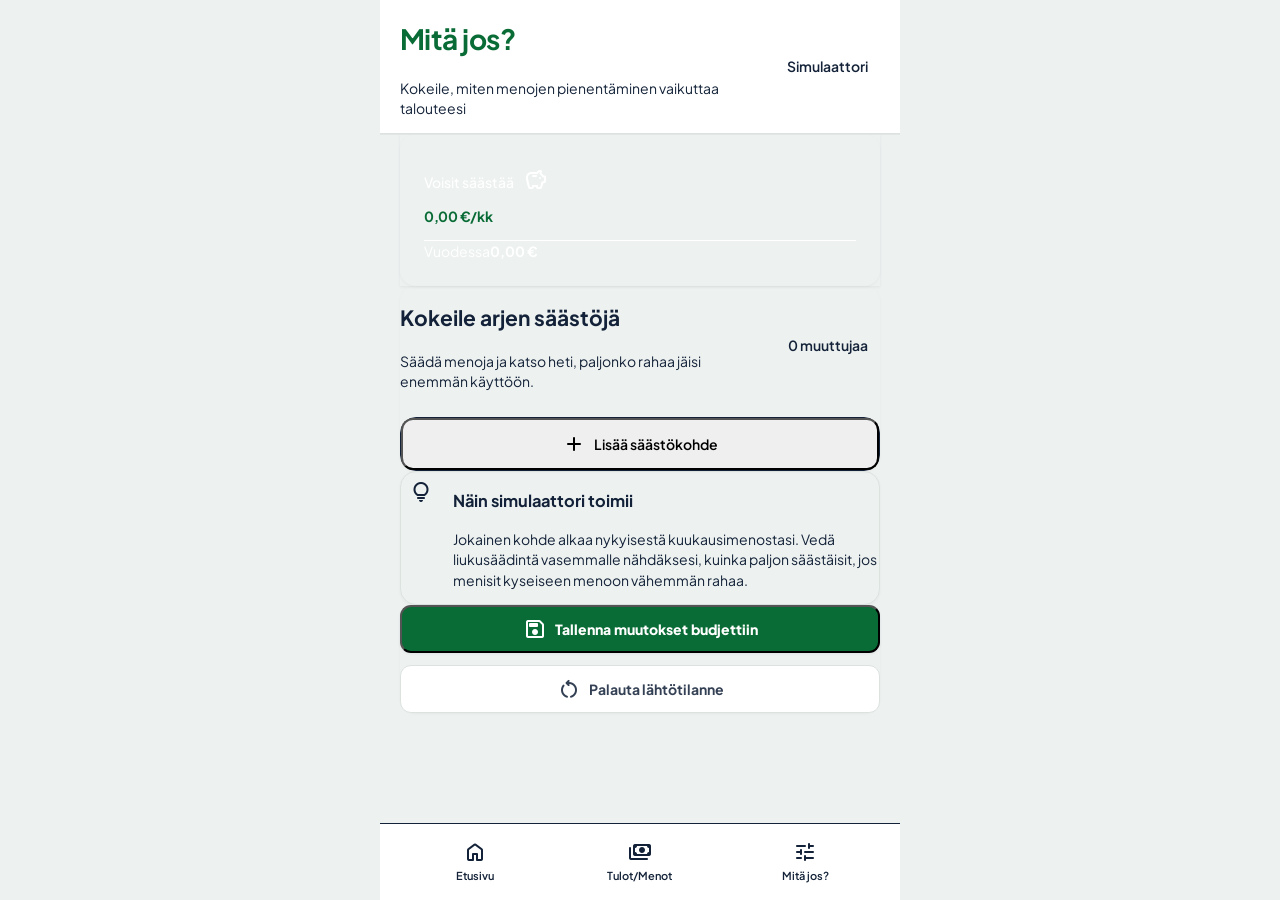
<file: omapalvelu/mitajos.html>
<!DOCTYPE html>
<html lang="fi">
<head>
  <meta charset="UTF-8">
  <meta name="viewport" content="width=device-width, initial-scale=1.0">
  <title>Mitä jos? – Budjettikompassi</title>

  <link rel="stylesheet" href="style.css">

  <link rel="preconnect" href="https://fonts.googleapis.com">
  <link rel="preconnect" href="https://fonts.gstatic.com" crossorigin>
  <link href="https://fonts.googleapis.com/css2?family=Plus+Jakarta+Sans:wght@400;500;600;700&display=swap" rel="stylesheet">

  <link href="https://fonts.googleapis.com/css2?family=Material+Symbols+Rounded:opsz,wght,FILL,GRAD@20..48,400,0,0" rel="stylesheet">
</head>

<body class="bg-slate-50 text-slate-900">
  <header class="sticky top-0 z-30 border-b border-slate-200 bg-white/95 backdrop-blur">
    <div class="mx-auto flex max-w-2xl items-center gap-3 px-5 py-4">
      
      <div class="min-w-0 flex-1">
        <h1 class="text-xl font-bold tracking-tight">Mitä jos?</h1>
        <p class="text-xs text-slate-500">Kokeile, miten menojen pienentäminen vaikuttaa talouteesi</p>
      </div>

      <span class="rounded-full bg-slate-100 px-3 py-1 text-xs font-semibold text-slate-600">
        Simulaattori
      </span>
    </div>
  </header>

  <main class="mx-auto max-w-2xl px-5 pb-32 pt-6">

    <!-- Yhteenveto -->
    <section class="mb-6">
      <div class="overflow-hidden rounded-3xl bg-slate-900 p-6 text-white shadow-sm">
        <div class="flex items-start justify-between gap-4">
          <div>
            <p class="text-sm font-medium text-slate-300">Voisit säästää</p>
            <p id="total-monthly-savings" class="mt-1 text-3xl font-bold tracking-tight">0,00 €/kk</p>
          </div>

          <div class="flex h-11 w-11 shrink-0 items-center justify-center rounded-2xl bg-white/10">
            <span class="material-symbols-rounded">savings</span>
          </div>
        </div>

        <div class="mt-5 border-t border-white/10 pt-4">
          <div class="flex items-center justify-between gap-4">
            <span class="text-sm text-slate-300">Vuodessa</span>
            <strong id="total-annual-savings" class="text-lg">0,00 €</strong>
          </div>
        </div>
      </div>
    </section>

    <!-- Säästökohteet -->
    <section class="mb-6">
      <div class="mb-3 flex items-center justify-between gap-3">
        <div>
          <h2 class="text-lg font-bold">Kokeile arjen säästöjä</h2>
          <p class="mt-1 text-sm text-slate-500">
            Säädä menoja ja katso heti, paljonko rahaa jäisi enemmän käyttöön.
          </p>
        </div>

        <span
          id="item-count-badge"
          class="shrink-0 rounded-full bg-slate-100 px-3 py-1 text-xs font-semibold text-slate-600"
        >0 muuttujaa</span>
      </div>

      <div id="items-container" class="space-y-3"></div>

      <!-- Lisää kohde -->
      <div class="mt-4 rounded-2xl border border-dashed border-slate-300 bg-white p-4">
        <button
          id="show-add-form-btn"
          type="button"
          class="flex w-full items-center justify-center gap-2 rounded-xl bg-slate-100 px-4 py-3 text-sm font-semibold text-slate-800 transition hover:bg-slate-200"
        >
          <span class="material-symbols-rounded text-[20px]">add</span>
          Lisää säästökohde
        </button>

        <div id="add-item-form" class="hidden pt-4">
          <div class="grid gap-3">
            <label class="block">
              <span class="mb-1.5 block text-sm font-semibold text-slate-700">Säästökohteen nimi</span>
              <input
                id="new-item-name"
                type="text"
                maxlength="60"
                placeholder="Esim. ravintolat"
                class="w-full rounded-xl border border-slate-200 bg-white px-4 py-3 text-sm outline-none transition focus:border-slate-400 focus:ring-2 focus:ring-slate-200"
              >
            </label>

            <label class="block">
              <span class="mb-1.5 block text-sm font-semibold text-slate-700">Nykyinen meno / kk</span>
              <div class="relative">
                <input
                  id="new-item-cost"
                  type="number"
                  min="0.01"
                  step="0.01"
                  inputmode="decimal"
                  placeholder="0"
                  class="w-full rounded-xl border border-slate-200 bg-white px-4 py-3 pr-12 text-sm outline-none transition focus:border-slate-400 focus:ring-2 focus:ring-slate-200"
                >
                <span class="pointer-events-none absolute right-4 top-1/2 -translate-y-1/2 text-sm text-slate-400">€</span>
              </div>
            </label>

            <div class="flex gap-2 pt-1">
              <button
                id="cancel-add-btn"
                type="button"
                class="flex-1 rounded-xl border border-slate-200 px-4 py-3 text-sm font-semibold text-slate-600 hover:bg-slate-50"
              >
                Peruuta
              </button>

              <button
                id="confirm-add-btn"
                type="button"
                class="flex-1 rounded-xl bg-slate-900 px-4 py-3 text-sm font-semibold text-white hover:bg-slate-800"
              >
                Lisää kohde
              </button>
            </div>
          </div>
        </div>
      </div>
    </section>

    <!-- Ohje -->
    <section class="mb-6 rounded-2xl border border-slate-200 bg-white p-4">
      <div class="flex gap-3">
        <div class="flex h-10 w-10 shrink-0 items-center justify-center rounded-xl bg-slate-100">
          <span class="material-symbols-rounded text-slate-600">lightbulb</span>
        </div>
        <div>
          <h3 class="text-sm font-bold">Näin simulaattori toimii</h3>
          <p class="mt-1 text-sm leading-6 text-slate-500">
            Jokainen kohde alkaa nykyisestä kuukausimenostasi. Vedä liukusäädintä vasemmalle
            nähdäksesi, kuinka paljon säästäisit, jos menisit kyseiseen menoon vähemmän rahaa.
          </p>
        </div>
      </div>
    </section>

    <!-- Toiminnot -->
    <section class="grid gap-3">
      <button
        id="save-changes-btn"
        type="button"
        class="flex w-full items-center justify-center gap-2 rounded-2xl bg-slate-900 px-5 py-4 text-sm font-bold text-white shadow-sm transition hover:bg-slate-800"
      >
        <span class="material-symbols-rounded">save</span>
        Tallenna muutokset budjettiin
      </button>

      <button
        id="reset-btn"
        type="button"
        class="flex w-full items-center justify-center gap-2 rounded-2xl border border-slate-200 bg-white px-5 py-4 text-sm font-semibold text-slate-600 transition hover:bg-slate-50"
      >
        <span class="material-symbols-rounded">restart_alt</span>
        Palauta lähtötilanne
      </button>
    </section>

  </main>

  <!-- Alapalkki -->
  <nav class="fixed bottom-0 left-0 right-0 z-40 border-t border-slate-200 bg-white/95 backdrop-blur">
    <div class="mx-auto grid max-w-2xl grid-cols-3 px-3 py-2">
      <a
        href="etusivu.html"
        class="flex flex-col items-center gap-1 rounded-xl px-3 py-2 text-slate-500 hover:bg-slate-50"
      >
        <span class="material-symbols-rounded">home</span>
        <span class="text-[11px] font-semibold">Etusivu</span>
      </a>

      <a
        href="menot.html"
        class="flex flex-col items-center gap-1 rounded-xl px-3 py-2 text-slate-500 hover:bg-slate-50"
      >
        <span class="material-symbols-rounded">payments</span>
        <span class="text-[11px] font-semibold">Tulot/Menot</span>
      </a>

      <a
        href="mitajos.html"
        class="flex flex-col items-center gap-1 rounded-xl bg-slate-100 px-3 py-2 text-slate-900"
        aria-current="page"
      >
        <span class="material-symbols-rounded">tune</span>
        <span class="text-[11px] font-semibold">Mitä jos?</span>
      </a>
    </div>
  </nav>

  <div
    id="toast"
    class="pointer-events-none fixed bottom-24 left-1/2 z-50 hidden -translate-x-1/2 rounded-full bg-slate-900 px-5 py-3 text-sm font-semibold text-white shadow-lg"
    role="status"
    aria-live="polite"
  ></div>

  <script>
    const STORAGE_KEY = "budjettikompassi_data_v2";

    const elements = {
      itemsContainer: document.getElementById("items-container"),
      itemCountBadge: document.getElementById("item-count-badge"),
      monthlySavings: document.getElementById("total-monthly-savings"),
      annualSavings: document.getElementById("total-annual-savings"),

      showAddFormBtn: document.getElementById("show-add-form-btn"),
      addItemForm: document.getElementById("add-item-form"),
      cancelAddBtn: document.getElementById("cancel-add-btn"),
      confirmAddBtn: document.getElementById("confirm-add-btn"),
      newItemName: document.getElementById("new-item-name"),
      newItemCost: document.getElementById("new-item-cost"),

      saveBtn: document.getElementById("save-changes-btn"),
      resetBtn: document.getElementById("reset-btn"),
      backBtn: document.getElementById("back-btn"),
      toast: document.getElementById("toast")
    };

    let items = [];
    let originalItems = [];

    function loadBudget() {
      try {
        const raw = localStorage.getItem(STORAGE_KEY);
        if (!raw) return { expenses: [] };

        const parsed = JSON.parse(raw);

        if (!parsed || typeof parsed !== "object") {
          return { expenses: [] };
        }

        if (!Array.isArray(parsed.expenses)) {
          parsed.expenses = [];
        }

        return parsed;
      } catch (error) {
        console.error("Budjettitietojen lukeminen epäonnistui:", error);
        return { expenses: [] };
      }
    }

    function createId(prefix = "item") {
      return prefix + "-" + Date.now() + "-" + Math.random().toString(36).slice(2, 8);
    }

    function numberValue(value) {
      const number = Number(value);
      return Number.isFinite(number) ? Math.max(0, number) : 0;
    }

    function getStep(amount) {
      if (amount <= 20) return 0.5;
      if (amount <= 100) return 1;
      if (amount <= 500) return 5;
      return 10;
    }

    function getIconForCategory(category = "") {
      const key = String(category).toLowerCase();

      if (key.includes("asumin")) return "home";
      if (key.includes("ruoka")) return "restaurant";
      if (key.includes("liikk")) return "directions_car";
      if (key.includes("vapaa")) return "sports_esports";
      if (key.includes("tilaus")) return "subscriptions";
      if (key.includes("tervey")) return "health_and_safety";
      if (key.includes("ost")) return "shopping_bag";

      return "payments";
    }

    function formatEur(value) {
      return new Intl.NumberFormat("fi-FI", {
        style: "currency",
        currency: "EUR",
        minimumFractionDigits: 2,
        maximumFractionDigits: 2
      }).format(numberValue(value));
    }

    function formatNumber(value) {
      return new Intl.NumberFormat("fi-FI", {
        minimumFractionDigits: 0,
        maximumFractionDigits: 2
      }).format(numberValue(value));
    }

    function escapeHtml(value) {
      return String(value)
        .replaceAll("&", "&amp;")
        .replaceAll("<", "&lt;")
        .replaceAll(">", "&gt;")
        .replaceAll('"', "&quot;")
        .replaceAll("'", "&#039;");
    }

    function createItemsFromExpenses(expenses) {
      return expenses
        .filter(expense => expense && typeof expense === "object")
        .map((expense, index) => {
          const amount = numberValue(expense.amount);

          return {
            id: expense.id != null ? String(expense.id) : "expense-" + index,
            sourceId: expense.id != null ? String(expense.id) : "expense-" + index,
            name: String(
              expense.title ||
              expense.name ||
              expense.category ||
              "Meno"
            ),
            category: String(expense.category || "Muut"),
            icon: expense.icon || getIconForCategory(expense.category),
            originalAmount: amount,
            value: amount,
            custom: false
          };
        });
    }

    function createCustomItem(name, amount) {
      return {
        id: createId("custom"),
        sourceId: null,
        name,
        category: "Muut",
        icon: "savings",
        originalAmount: amount,
        value: amount,
        custom: true
      };
    }

    function loadInitialState() {
      const budget = loadBudget();
      const loaded = createItemsFromExpenses(budget.expenses);

      items = loaded.map(item => ({ ...item }));
      originalItems = loaded.map(item => ({ ...item }));
    }

    function getMonthlySavings() {
      return items.reduce((total, item) => {
        return total + Math.max(0, item.originalAmount - item.value);
      }, 0);
    }

    function updateSummary() {
      const monthly = getMonthlySavings();
      const annual = monthly * 12;

      elements.monthlySavings.textContent = formatEur(monthly) + "/kk";
      elements.annualSavings.textContent = formatEur(annual);

      const count = items.length;
      elements.itemCountBadge.textContent =
        count === 1 ? "1 muuttuja" : `${count} muuttujaa`;
    }

    function renderItems() {
      if (!items.length) {
        elements.itemsContainer.innerHTML = `
          <div class="rounded-2xl border border-slate-200 bg-white p-6 text-center">
            <div class="mx-auto flex h-12 w-12 items-center justify-center rounded-2xl bg-slate-100">
              <span class="material-symbols-rounded text-slate-500">receipt_long</span>
            </div>
            <h3 class="mt-3 text-sm font-bold">Ei menoja simulaatiossa</h3>
            <p class="mx-auto mt-1 max-w-sm text-sm leading-6 text-slate-500">
              Lisää ensin menoja Tulot/Menot-sivulla tai lisää oma säästökohde tästä.
            </p>
          </div>
        `;
        updateSummary();
        return;
      }

      elements.itemsContainer.innerHTML = items.map((item, index) => {
        const original = numberValue(item.originalAmount);
        const value = numberValue(item.value);
        const saved = Math.max(0, original - value);
        const max = Math.max(original, 0.01);
        const percent = original > 0 ? Math.min(100, Math.max(0, (value / original) * 100)) : 0;
        const step = getStep(original || 100);

        return `
          <article
            class="rounded-2xl border border-slate-200 bg-white p-4 shadow-sm"
            data-index="${index}"
          >
            <div class="flex items-start gap-3">
              <div class="flex h-11 w-11 shrink-0 items-center justify-center rounded-xl bg-slate-100">
                <span class="material-symbols-rounded text-slate-600">${escapeHtml(item.icon)}</span>
              </div>

              <div class="min-w-0 flex-1">
                <div class="flex items-start justify-between gap-3">
                  <div class="min-w-0">
                    <h3 class="truncate text-sm font-bold text-slate-900">
                      ${escapeHtml(item.name)}
                    </h3>
                    <p class="mt-0.5 text-xs text-slate-500">
                      Nykyinen ${formatEur(original)}/kk
                    </p>
                  </div>

                  <button
                    type="button"
                    class="delete-item flex h-9 w-9 shrink-0 items-center justify-center rounded-full text-slate-400 hover:bg-slate-100 hover:text-slate-700"
                    data-index="${index}"
                    aria-label="Poista ${escapeHtml(item.name)} simulaatiosta"
                  >
                    <span class="material-symbols-rounded text-[20px]">delete</span>
                  </button>
                </div>

                <div class="mt-4 flex items-end justify-between gap-3">
                  <div>
                    <p class="text-xs font-medium text-slate-400">Simuloitu meno</p>
                    <p class="mt-0.5 text-lg font-bold text-slate-900">
                      ${formatEur(value)}<span class="text-xs font-medium text-slate-400">/kk</span>
                    </p>
                  </div>

                  <div class="text-right">
                    <p class="text-xs font-medium text-slate-400">Säästö</p>
                    <p class="mt-0.5 text-sm font-bold ${saved > 0 ? "text-emerald-700" : "text-slate-500"}">
                      ${saved > 0 ? "+" : ""}${formatEur(saved)}/kk
                    </p>
                  </div>
                </div>

                <div class="mt-4">
                  <input
                    class="item-slider w-full cursor-pointer accent-slate-900"
                    type="range"
                    min="0"
                    max="${max}"
                    step="${step}"
                    value="${Math.min(value, max)}"
                    data-index="${index}"
                    aria-label="Säädä ${escapeHtml(item.name)} menoa"
                  >

                  <div class="mt-1.5 flex justify-between text-[11px] text-slate-400">
                    <span>0 €</span>
                    <span>${formatNumber(original)} €</span>
                  </div>
                </div>

                ${
                  saved > 0
                    ? `
                      <div class="mt-3 inline-flex items-center gap-1.5 rounded-full bg-emerald-50 px-2.5 py-1 text-xs font-semibold text-emerald-700">
                        <span class="material-symbols-rounded text-[16px]">trending_down</span>
                        Säästät ${formatEur(saved)}/kk
                      </div>
                    `
                    : ""
                }
              </div>
            </div>
          </article>
        `;
      }).join("");

      attachItemListeners();
      updateSummary();
    }

    function attachItemListeners() {
      document.querySelectorAll(".item-slider").forEach(slider => {
        slider.addEventListener("input", event => {
          const index = Number(event.currentTarget.dataset.index);
          if (!items[index]) return;

          items[index].value = numberValue(event.currentTarget.value);
          renderItems();
        });
      });

      document.querySelectorAll(".delete-item").forEach(button => {
        button.addEventListener("click", event => {
          const index = Number(event.currentTarget.dataset.index);
          if (!items[index]) return;

          items.splice(index, 1);
          renderItems();
        });
      });
    }

    function openAddForm() {
      elements.addItemForm.classList.remove("hidden");
      elements.showAddFormBtn.classList.add("hidden");
      elements.newItemName.focus();
    }

    function closeAddForm() {
      elements.addItemForm.classList.add("hidden");
      elements.showAddFormBtn.classList.remove("hidden");
      elements.newItemName.value = "";
      elements.newItemCost.value = "";
    }

    function addCustomItem() {
      const name = elements.newItemName.value.trim();
      const amount = numberValue(elements.newItemCost.value);

      if (!name) {
        showToast("Anna säästökohteelle nimi.");
        elements.newItemName.focus();
        return;
      }

      if (amount <= 0) {
        showToast("Anna kuukausimenoksi suurempi arvo kuin 0 €.");
        elements.newItemCost.focus();
        return;
      }

      items.push(createCustomItem(name, amount));
      renderItems();
      closeAddForm();
      showToast("Säästökohde lisätty.");
    }

    function resetSimulation() {
      items = originalItems.map(item => ({
        ...item,
        value: item.originalAmount
      }));

      renderItems();
      showToast("Simulaatio palautettu lähtötilanteeseen.");
    }

    function saveSimulationToBudget() {
      const budget = loadBudget();

      if (!Array.isArray(budget.expenses)) {
        budget.expenses = [];
      }

      const expenses = budget.expenses.map(expense => ({ ...expense }));

      const usedExpenseIndexes = new Set();

      items.forEach(item => {
        if (item.custom) return;

        let index = -1;

        if (item.sourceId != null) {
          index = expenses.findIndex(
            (expense, expenseIndex) =>
              !usedExpenseIndexes.has(expenseIndex) &&
              expense &&
              expense.id != null &&
              String(expense.id) === String(item.sourceId)
          );
        }

        if (index === -1) {
          index = expenses.findIndex(
            (expense, expenseIndex) =>
              !usedExpenseIndexes.has(expenseIndex) &&
              expense &&
              String(
                expense.title ||
                expense.name ||
                expense.category ||
                ""
              ) === item.name
          );
        }

        if (index !== -1) {
          expenses[index].amount = numberValue(item.value);
          usedExpenseIndexes.add(index);
        }
      });

      // Simulaatioon lisätyt uudet kohteet viedään budjettiin uusina menoina.
      items
        .filter(item => item.custom)
        .forEach(item => {
          expenses.push({
            id: createId("expense"),
            title: item.name,
            category: "Muut",
            amount: numberValue(item.value)
          });
        });

      budget.expenses = expenses;

      // Säilytetään kaikki muut sovelluksen mahdolliset tiedot ennallaan.
      localStorage.setItem(STORAGE_KEY, JSON.stringify(budget));

      // Tallennuksen jälkeen nykyinen budjetti toimii uutena lähtötilanteena.
      originalItems = createItemsFromExpenses(budget.expenses).map(item => ({ ...item }));
      items = originalItems.map(item => ({ ...item }));

      // Ilmoitetaan muille saman sivuston sivuille, että budjetti muuttui.
      window.dispatchEvent(new CustomEvent("budjettikompassi_update"));

      // Yhteensopivuuden vuoksi myös vanha tapahtumanimi.
      window.dispatchEvent(new CustomEvent("budjettikompassi:updated"));

      return true;
    }

    function showToast(message) {
      elements.toast.textContent = message;
      elements.toast.classList.remove("hidden");

      clearTimeout(showToast.timer);
      showToast.timer = setTimeout(() => {
        elements.toast.classList.add("hidden");
      }, 2200);
    }

    elements.showAddFormBtn.addEventListener("click", openAddForm);
    elements.cancelAddBtn.addEventListener("click", closeAddForm);
    elements.confirmAddBtn.addEventListener("click", addCustomItem);

    elements.newItemName.addEventListener("keydown", event => {
      if (event.key === "Enter") {
        event.preventDefault();
        elements.newItemCost.focus();
      }
    });

    elements.newItemCost.addEventListener("keydown", event => {
      if (event.key === "Enter") {
        event.preventDefault();
        addCustomItem();
      }
    });

    elements.resetBtn.addEventListener("click", resetSimulation);

    elements.saveBtn.addEventListener("click", () => {
      const confirmed = saveSimulationToBudget();

      if (confirmed) {
        showToast("Muutokset tallennettu budjettiin.");
      }
    });

    elements.backBtn.addEventListener("click", () => {
      if (window.history.length > 1) {
        window.history.back();
      } else {
        window.location.href = "etusivu.html";
      }
    });

    // Jos toinen sivu muuttaa budjettia, päivitetään tämän sivun lähtötilanne.
    window.addEventListener("budjettikompassi_update", () => {
      loadInitialState();
      renderItems();
    });

    window.addEventListener("storage", event => {
      if (event.key === STORAGE_KEY) {
        loadInitialState();
        renderItems();
      }
    });

    loadInitialState();
    renderItems();
  </script>
</body>
</html>
</file>
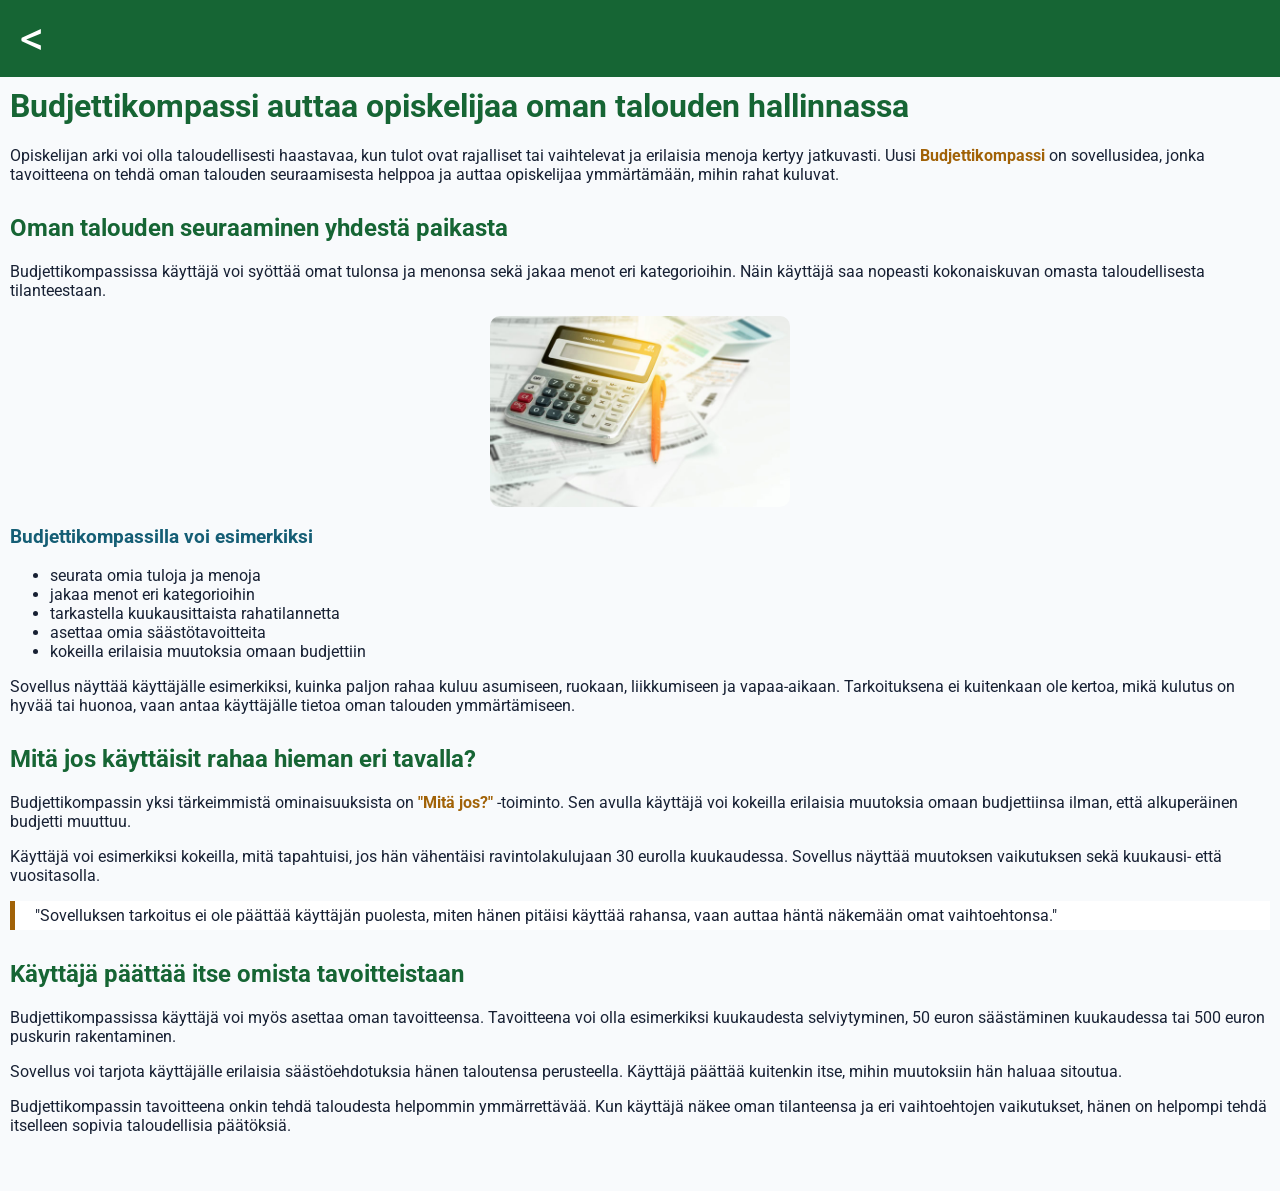
<file: uutinen/uutinen.html>
<!DOCTYPE html>
<html lang="fi">

<head>
    <title>Budjettikompassi auttaa opiskelijaa oman talouden hallinnassa</title>

    <meta charset="UTF-8">
    <meta name="viewport" content="width=device-width, initial-scale=1.0">

    <link rel="preconnect" href="https://fonts.googleapis.com">
    <link rel="preconnect" href="https://fonts.gstatic.com" crossorigin>

    <link href="https://fonts.googleapis.com/css2?family=Roboto:ital,wght@0,100..900;1,100..900&display=swap"
          rel="stylesheet">

    <link href="style_uutinen.css" rel="stylesheet" type="text/css">
</head>

<body>

    <header>
        <!-- ylätunniste ja linkki uutisiin -->
        <a href="uutiset.html">&lt;</a>
    </header>

    <main>

        <h1>Budjettikompassi auttaa opiskelijaa oman talouden hallinnassa</h1>

        <p>
            Opiskelijan arki voi olla taloudellisesti haastavaa, kun tulot ovat
            rajalliset tai vaihtelevat ja erilaisia menoja kertyy jatkuvasti.
            Uusi <span class="coloraccent">Budjettikompassi</span> on sovellusidea,
            jonka tavoitteena on tehdä oman talouden seuraamisesta helppoa ja
            auttaa opiskelijaa ymmärtämään, mihin rahat kuluvat.
        </p>

        <h2>Oman talouden seuraaminen yhdestä paikasta</h2>

        <p>
            Budjettikompassissa käyttäjä voi syöttää omat tulonsa ja menonsa
            sekä jakaa menot eri kategorioihin. Näin käyttäjä saa nopeasti
            kokonaiskuvan omasta taloudellisesta tilanteestaan.
        </p>

        <img src="kuvat/budjetti-laskin.jpg"
             alt="Budjettikompassin kompassia ja kolikoita esittävä logo"
             class="budjettikompassi">

        <h3>Budjettikompassilla voi esimerkiksi</h3>

        <ul>
            <li>seurata omia tuloja ja menoja</li>
            <li>jakaa menot eri kategorioihin</li>
            <li>tarkastella kuukausittaista rahatilannetta</li>
            <li>asettaa omia säästötavoitteita</li>
            <li>kokeilla erilaisia muutoksia omaan budjettiin</li>
        </ul>

        <p>
            Sovellus näyttää käyttäjälle esimerkiksi, kuinka paljon rahaa kuluu
            asumiseen, ruokaan, liikkumiseen ja vapaa-aikaan. Tarkoituksena ei
            kuitenkaan ole kertoa, mikä kulutus on hyvää tai huonoa, vaan antaa
            käyttäjälle tietoa oman talouden ymmärtämiseen.
        </p>

        <h2>Mitä jos käyttäisit rahaa hieman eri tavalla?</h2>

        <p>
            Budjettikompassin yksi tärkeimmistä ominaisuuksista on
            <span class="coloraccent">"Mitä jos?"</span> -toiminto.
            Sen avulla käyttäjä voi kokeilla erilaisia muutoksia omaan
            budjettiinsa ilman, että alkuperäinen budjetti muuttuu.
        </p>

        <p>
            Käyttäjä voi esimerkiksi kokeilla, mitä tapahtuisi, jos hän
            vähentäisi ravintolakulujaan 30 eurolla kuukaudessa. Sovellus
            näyttää muutoksen vaikutuksen sekä kuukausi- että vuositasolla.
        </p>

        <p class="quote">
            "Sovelluksen tarkoitus ei ole päättää käyttäjän puolesta, miten
            hänen pitäisi käyttää rahansa, vaan auttaa häntä näkemään omat
            vaihtoehtonsa."
        </p>

        <h2>Käyttäjä päättää itse omista tavoitteistaan</h2>

        <p>
            Budjettikompassissa käyttäjä voi myös asettaa oman tavoitteensa.
            Tavoitteena voi olla esimerkiksi kuukaudesta selviytyminen,
            50 euron säästäminen kuukaudessa tai 500 euron puskurin
            rakentaminen.
        </p>

        <p>
            Sovellus voi tarjota käyttäjälle erilaisia säästöehdotuksia
            hänen taloutensa perusteella. Käyttäjä päättää kuitenkin itse,
            mihin muutoksiin hän haluaa sitoutua.
        </p>

        <p>
            Budjettikompassin tavoitteena onkin tehdä taloudesta helpommin
            ymmärrettävää. Kun käyttäjä näkee oman tilanteensa ja eri
            vaihtoehtojen vaikutukset, hänen on helpompi tehdä itselleen
            sopivia taloudellisia päätöksiä.
        </p>

    </main>

</body>

</html>
</file>
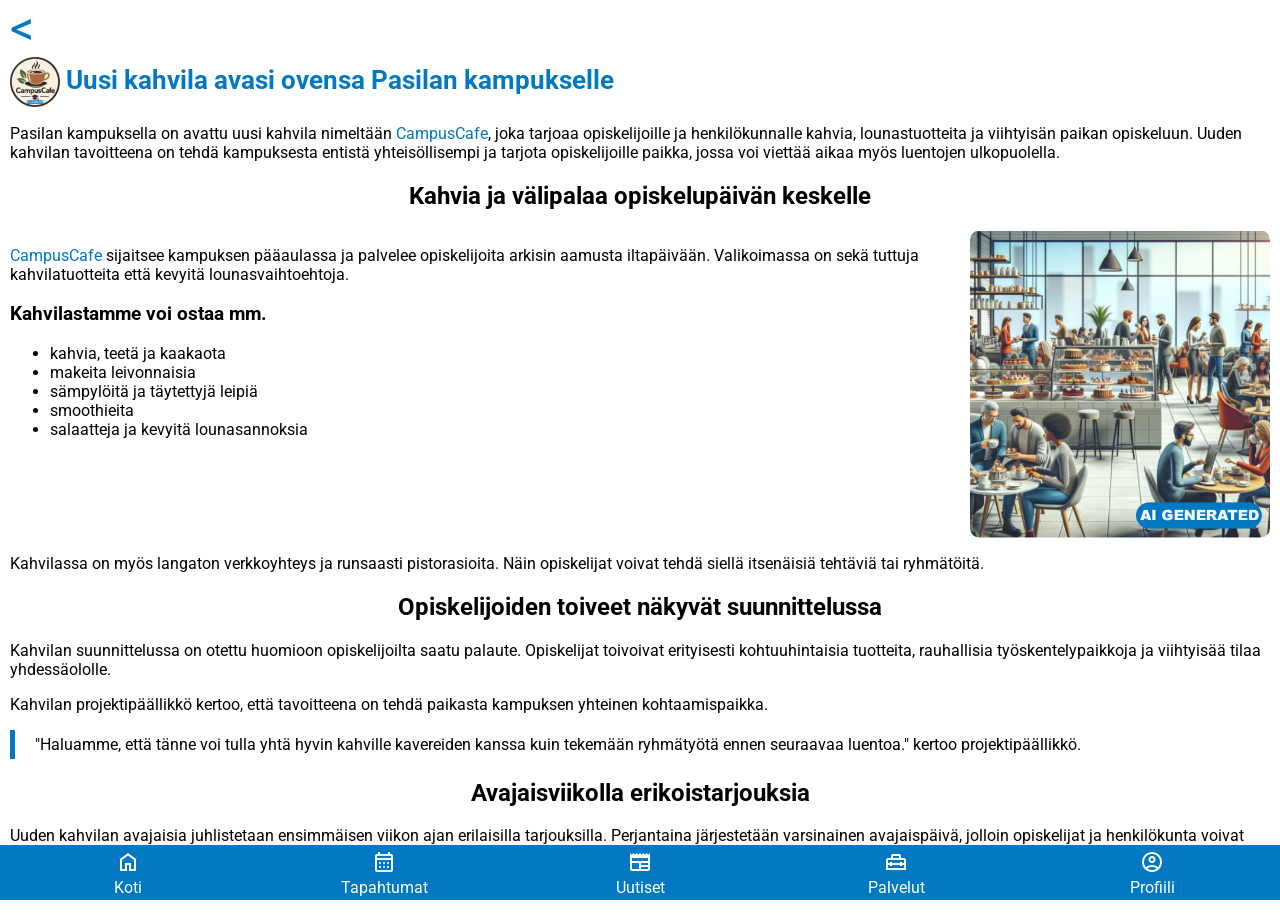
<file: uutiset/uutinen_campuscafe.html>
<!DOCTYPE html>
<html lang="fi">

<head>
  <title>Uusi kahvila avattu kampukselle</title>

  <meta charset="UTF-8">
  <meta name="viewport" content="width=device-width, initial-scale=1.0">

  <meta name="theme-color" content="#0079C2">

<link
  rel="stylesheet"
  href="https://fonts.googleapis.com/css2?family=Material+Symbols+Outlined"
>

   <link rel="preconnect" href="https://fonts.googleapis.com">
<link rel="preconnect" href="https://fonts.gstatic.com" crossorigin>
<link href="https://fonts.googleapis.com/css2?family=Roboto:ital,wght@0,100..900;1,100..900&display=swap" rel="stylesheet">


  <link href="style_uutiset.css" rel="stylesheet" type="text/css">
</head>


<body>
  <header>
    <!-- ylätunniste ja linkki uutisiin -->
       <a href="../uutiset.html">&lt;</a>
    
  </header>
  <main>
  <h1><img src="kuvat_uutiset/CampusCafe_AI.png" alt=""> Uusi kahvila avasi ovensa Pasilan kampukselle </h1>

  <p>Pasilan kampuksella on avattu uusi kahvila nimeltään <span class="coloraccent ">CampusCafe</span>, joka tarjoaa    opiskelijoille ja henkilökunnalle kahvia, lounastuotteita ja viihtyisän paikan opiskeluun. Uuden kahvilan tavoitteena on tehdä kampuksesta entistä     yhteisöllisempi ja tarjota opiskelijoille paikka, jossa voi viettää aikaa myös luentojen ulkopuolella.</p>

 
  
  <h2>Kahvia ja välipalaa opiskelupäivän keskelle</h2>

  <div class="flex-container">
    
   <div>
  <p><span class="coloraccent">CampusCafe</span> sijaitsee kampuksen pääaulassa ja palvelee opiskelijoita arkisin aamusta iltapäivään. Valikoimassa on sekä tuttuja kahvilatuotteita että kevyitä lounasvaihtoehtoja.</p>  

   <h3>Kahvilastamme voi ostaa mm. </h3>

  <ul>
    <li>kahvia, teetä ja kaakaota </li>
    <li>makeita leivonnaisia</li>
    <li>sämpylöitä ja täytettyjä leipiä </li>
    <li>smoothieita</li>
    <li>salaatteja ja kevyitä lounasannoksia
  </ul>
  </div>
  <img src="kuvat_uutiset/kahvila_AI.png" alt="CampusCafeen tunnelmaa" class="cafe ">
  </div>
  

  <p>Kahvilassa on myös langaton verkkoyhteys ja runsaasti pistorasioita. Näin opiskelijat voivat tehdä siellä itsenäisiä tehtäviä tai ryhmätöitä.</p>

<h2>Opiskelijoiden toiveet näkyvät suunnittelussa</h2>
<p>Kahvilan suunnittelussa on otettu huomioon opiskelijoilta saatu palaute. Opiskelijat toivoivat erityisesti kohtuuhintaisia tuotteita, rauhallisia työskentelypaikkoja ja viihtyisää tilaa yhdessäololle.</p>
 <p>Kahvilan projektipäällikkö kertoo, että tavoitteena on tehdä paikasta kampuksen yhteinen kohtaamispaikka.</p>
<p class="quote">"Haluamme, että tänne voi tulla yhtä hyvin kahville kavereiden kanssa kuin tekemään ryhmätyötä ennen seuraavaa
luentoa." kertoo projektipäällikkö.</p>
<h2>Avajaisviikolla erikoistarjouksia</h2>
<p>Uuden kahvilan avajaisia juhlistetaan ensimmäisen viikon ajan erilaisilla tarjouksilla. Perjantaina järjestetään varsinainen avajaispäivä, jolloin opiskelijat ja henkilökunta voivat tutustua kahvilaan ja antaa palautetta sen toiminnasta.</p>
</main>
<footer>
<!-- alatunniste ja CC:n linkit -->

 
   	 <a href="../index.html">   <span class="material-symbols-outlined">home</span><br> Koti</a>    
    <a href=""><span class="material-symbols-outlined">calendar_month</span> <br>
  Tapahtumat</a>   
  <a href="../uutiset.html"> <span class="material-symbols-outlined">newspaper</span><br>
  Uutiset</a>   
   <a href="../palvelut.html"><span class="material-symbols-outlined">home_repair_service</span> <br>    Palvelut</a>    
    <a href=""><span class="material-symbols-outlined">account_circle</span><br>  Profiili</a>
    
</footer>

</body>

</html>
</file>
<file: style.css>
/* -------------------
     CSS-muuttujat
  ------------------- */
  
:root {

color-scheme: light; 

--color-primary:rgb(0,121,194);   /*HH Blue */
--color-secondary:rgb(202,213,16);  /* HH APPLE GREEN */
--color-accent:rgb(223,0,110);      /* HH PINK */
--color-background:rgb(255,255,255);/* valkoinen */
--color-surface:rgb(230,230,230);   /* harmaa*/
--color-text:rgb(0,0,0); /* musta */
--color-text-secondary:rgb(255,255,255); /*valkoinen*/

--color-background-secondary:var(--color-primary);
--color-accent-secondary:var(--color-accent);
--color-border	: var(--color-primary);

 --font-body: "Roboto", sans-serif;   
 --font-heading : "Roboto", sans-serif; 
 --border-radius: 8px;
}


  /* -------------------
     Yleiset tyylit
  ------------------- */
  body {
    margin: 0;
    font-family: var(--font-body);
    background-color: var(--color-background);
    color: var(--color-text);
    
  }
 
  header {
    background-color: var(--color-background-secondary);
    color: var(--color-text-secondary);
    padding:1px;
    text-align: center;
    font-family: var(--font-heading);
     }


header  a {font-size: 3em;
           color:var(--color-primary);
          text-decoration: none;
          margin-left:10px}

.hello {font-size: 1.2em;}
.welcome {background-image: url(kuvat/koulu.jpg);
background-repeat: no-repeat;
background-size: cover;
padding: 10px;
font-weight: bold;}

h1 {margin:1px 0px; font-size: 1.6rem;}

h3 {margin-bottom:0px}

h2 {font-size: 1.2rem;}

main {padding: 1em 10px 40px 10px}



footer {background-color: var(--color-background-secondary);
  height: 50px;
  width: 100%;
position:fixed;
bottom:0px;
text-align: center;
display: flex;
  padding:5px 0px 0px  0px; 
  color:var(--color-text-secondary);
& a {flex:1; text-decoration: none; color:var(--color-text-secondary)}
}

  /* -------------------
     Pikapalvelut
  ------------------- */
  #quick-services {
    display: flex;
    justify-content:center;
   gap: 10px;
    margin-bottom: 1rem;
  }

  .service-btn img {width: 100%;
    max-width: 200px;
    border-radius: 10px;
   
  }

  /* -------------------
     Kampusuutiset ja tapahtumat
  ------------------- */
 
  #dashboard {
    display: flex;
    flex-direction: column;
    gap: 1rem;
  }
 
  #news {
      & h2 {font-size:1em;background-color: var(--color-surface);
      padding:10px }         
      & a {color:var(--color-text);
           text-decoration: none;}
       & ul { background-color: var(--color-background);       
        padding:0px 0px 5px; margin-bottom: 5px; margin-left:2px;}
       & li::marker {color:var(--color-primary); font-size:1.5em}
           & .start {display:list-item} 
      & li {font-size: 0.9em;
            display: none;
            list-style-position: inside;
            padding-left: 5px;}
      & li span {font-weight: 700;}
        & a {color:var(--color-text);
           text-decoration: none;}
        }
        
#events {background-color: var(--color-surface);    
    padding-left: 10px;
    padding-right: 10px;
   & h2 {font-size:1em;}
   & h3 {font-size: 0.9em;}
   & li {font-size: 0.8em;}}

  .events-item {
    margin-bottom: 0.5rem;
    padding: 0.5rem;
    background-color: var(--color-background);
    display: flex;
    gap:10px;
    align-items: center;

    & img {width: 80px; height: 80px; border-radius:5px}
    & h3 {margin: 0 auto}
    & ul {margin: 0; list-style-type: none;
       padding-left:5px}
    & button {height: 2em;}
    & div {flex:1}}  

.events:last-child {  
  padding-bottom:50px    
  }

  .btn-event {
    background-color: var(--color-background-secondary);
    color:var(--color-text-secondary);
    border: none;
    padding: 0.3rem 0.6rem;
    border-radius: var(--border-radius);
    cursor: pointer;
    font-size: 0.8rem;
  }

/* -------------------
alisivujen headerit 
-----------------------*/
.sub_header { background-color: var(--color-background);
       text-align: left;
   & h1 {color:var(--color-primary); text-align: center;}
    & a {font-size: 3em;
           color:var(--color-primary);
          text-decoration: none;
          margin-left:10px}
    }

 
  /* -------------------
     Responsiivisuus 
  ------------------- */
  @media (min-width: 600px) {
    .dashboard {
      flex-direction: row;
      gap: 1rem;
    }
    .news {
      flex: 1;
    }

  #news li {display: list-item;}
    .events {
      flex: 1;
    }
  }
</file>
<file: omapalvelu/style.css>
@import url("https://fonts.googleapis.com/css2?family=Material+Symbols+Outlined:wght,FILL@100..700,0..1&display=swap");
@import url("https://fonts.googleapis.com/css2?family=Plus+Jakarta+Sans:wght@400;500;600;700;800&display=swap");
/* Budjettikompassi – yhteinen CSS
   Ei Tailwindia. Kaikkien sivujen ulkoasu tulee tästä tiedostosta. */
:root{--color-primary:#004c22;--color-primary-container:#166534;--color-primary-fixed:#a6f4b5;--color-primary-fixed-dim:#8bd79b;--color-secondary:#21667d;--color-secondary-container:#a5e3fe;--color-tertiary:#603700;--color-tertiary-container:#804c00;--color-tertiary-fixed:#ffdcbc;--color-tertiary-fixed-dim:#ffb86a;--color-background:#f9f9ff;--color-surface:#f9f9ff;--color-surface-lowest:#fff;--color-surface-low:#f1f3ff;--color-surface-container:#e9edff;--color-surface-high:#e1e8ff;--color-text:#121b2e;--color-muted:#404940;--color-outline:#707a6f;--color-outline-variant:#bfc9bd;--color-error:#ba1a1a;--color-error-container:#ffdad6;--font-family:Arial,Helvetica,sans-serif;}
*{box-sizing:border-box}html{scroll-behavior:smooth}body{margin:0;background:var(--color-background);color:var(--color-text);font-family:var(--font-family);font-size:14px;line-height:1.45;}button,input,select,textarea{font:inherit}button{cursor:pointer}a{color:inherit;text-decoration:none}.material-symbols-outlined{font-family:'Material Symbols Outlined',sans-serif;font-weight:normal;font-style:normal;font-size:1em;line-height:1;letter-spacing:normal;text-transform:none;display:inline-block;white-space:nowrap;word-wrap:normal;direction:ltr;-webkit-font-feature-settings:'liga';-webkit-font-smoothing:antialiased}.welcome-page{min-height:100vh}.site-header{padding:1rem}.site-header__inner{max-width:1100px;margin:0 auto;display:flex;align-items:center;justify-content:space-between;gap:1rem}.logo{font-size:1.25rem;font-weight:800;color:var(--color-primary)}.badge{padding:.4rem .7rem;border-radius:999px;background:#e9edff;color:var(--color-muted);font-size:.8rem;font-weight:700}.welcome-main{max-width:1100px;margin:0 auto;padding:4rem 1rem 5rem}.welcome-hero{text-align:center;max-width:760px;margin:0 auto 4rem}.eyebrow{font-weight:700;color:var(--color-secondary);margin-bottom:.5rem}.welcome-hero h1{font-size:clamp(2.3rem,7vw,4.2rem);line-height:1.05;margin:.25rem 0 1rem;color:var(--color-primary)}.welcome-hero>p:not(.eyebrow){font-size:1.1rem;color:var(--color-muted);max-width:650px;margin:0 auto 2rem}.btn{display:inline-flex;align-items:center;justify-content:center;border:0;border-radius:.75rem;padding:.8rem 1.2rem;font-weight:700}.btn--primary{background:var(--color-primary);color:white}.btn--large{min-width:150px}.benefits h2{text-align:center;margin-bottom:1.5rem}.benefits__grid{display:grid;grid-template-columns:repeat(3,minmax(0,1fr));gap:1rem}.benefit-card{background:#fff;border:1px solid var(--color-outline-variant);border-radius:1rem;padding:1.25rem;box-shadow:0 1px 3px rgba(18,27,46,.06)}.benefit-card .material-symbols-outlined{font-size:28px;color:var(--color-primary);margin-bottom:.6rem}.benefit-card h3{margin:.2rem 0 .5rem}.benefit-card p{margin:0;color:var(--color-muted)}
@media(max-width:700px){.welcome-main{padding-top:2.5rem}.benefits__grid{grid-template-columns:1fr}.site-header__inner{align-items:flex-start}.welcome-hero h1{font-size:2.5rem}}
.-translate-x-1\/2{transform:translateX(-50%);}
.-translate-y-1\/2{transform:translateY(-50%);}
.-translate-y-16{transform:translateY(-4rem);}
.-translate-y-4{transform:translateY(-1rem);}
.absolute{position:absolute;}
.antialiased{-webkit-font-smoothing:antialiased;}
.appearance-none{appearance:none;}
.bg-background{background-color:#f9f9ff;}
.bg-error-container\/60{background-color:#ffdad6;opacity:0.6;}
.bg-gradient-to-r{background-image:linear-gradient(to right,var(--tw-from),var(--tw-via),var(--tw-to));}
.bg-inverse-surface\/60{background-color:#273044;opacity:0.6;}
.bg-outline-variant\/70{background-color:#bfc9bd;opacity:0.7;}
.bg-primary{background-color:#004c22;}
.bg-primary-container{background-color:#166534;}
.bg-primary-fixed\/20{background-color:#a6f4b5;opacity:0.2;}
.bg-secondary{background-color:#21667d;}
.bg-secondary-container\/40{background-color:#a5e3fe;opacity:0.4;}
.bg-surface-container{background-color:#e9edff;}
.bg-surface-container-high\/60{background-color:#e1e8ff;opacity:0.6;}
.bg-surface-container-low{background-color:#f1f3ff;}
.bg-surface-container-lowest{background-color:#ffffff;}
.bg-tertiary{background-color:#603700;}
.bg-tertiary-fixed{background-color:#ffdcbc;}
.bg-tertiary-fixed-dim{background-color:#ffb86a;}
.bg-transparent{background-color:transparent;}
.block{display:block;}
.border{border-width:1px;border-style:solid;}
.border-0{border-width:0;}
.border-2{border-width:2px;border-style:solid;}
.border-b{border-bottom-width:1px;border-bottom-style:solid;}
.border-outline-variant{border-color:#bfc9bd;}
.border-primary{border-color:#004c22;}
.border-surface-container{border-color:#e9edff;}
.border-surface-container-low{border-color:#f1f3ff;}
.border-t{border-top-width:1px;border-top-style:solid;}
.bottom-0{bottom:0;}
.bottom-20{bottom:5rem;}
.cursor-pointer{cursor:pointer;}
.duration-150{transition-duration:150ms;}
.duration-200{transition-duration:200ms;}
.duration-300{transition-duration:300ms;}
.fixed{position:fixed;}
.flex{display:flex;}
.flex-1{flex:1 1 0%;}
.flex-col{flex-direction:column;}
.focus\:border-primary:focus{border-color:#004c22;}
.focus\:border-primary-container:focus{border-color:#166534;}
.font-body-md{font-size:14px;line-height:1.35;}
.font-body-sm{font-size:12px;line-height:1.35;}
.font-bold{font-weight:700;}
.font-extrabold{font-weight:800;}
.font-headline-md{font-size:20px;line-height:1.35;}
.font-headline-sm{font-size:16px;line-height:1.35;}
.font-headline-xl-mobile{font-size:28px;line-height:1.35;}
.font-label-lg{font-size:14px;line-height:1.35;}
.font-label-md{font-size:12px;line-height:1.35;}
.font-label-sm{font-size:10px;line-height:1.35;}
.font-medium{font-weight:500;}
.font-semibold{font-weight:600;}
.from-primary-container{--tw-from:#166534;}
.gap-0\.5{gap:0.125rem;}
.gap-1{gap:0.25rem;}
.gap-1\.5{gap:0.375rem;}
.gap-2{gap:0.5rem;}
.gap-2\.5{gap:0.625rem;}
.gap-3{gap:0.75rem;}
.gap-space-lg{gap:1.25rem;}
.gap-space-md{gap:1rem;}
.gap-space-sm{gap:0.5rem;}
.grid{display:grid;}
.grid-cols-2{grid-template-columns:repeat(2,minmax(0,1fr));}
.grid-cols-3{grid-template-columns:repeat(3,minmax(0,1fr));}
.h-1\.5{height:0.375rem;}
.h-10{height:2.5rem;}
.h-11{height:2.75rem;}
.h-12{height:3rem;}
.h-2{height:0.5rem;}
.h-2\.5{height:0.625rem;}
.h-3{height:0.75rem;}
.h-3\.5{height:0.875rem;}
.h-8{height:2rem;}
.h-9{height:2.25rem;}
.h-\[3px\]{height:3px;}
.h-full{height:100%;}
.hidden{display:none;}
.hover\:bg-error-container\/40:hover{background-color:#ffdad6;opacity:0.4;}
.hover\:bg-primary:hover{background-color:#004c22;}
.hover\:bg-primary-fixed:hover{background-color:#a6f4b5;}
.hover\:bg-surface-container:hover{background-color:#e9edff;}
.hover\:bg-surface-container-high:hover{background-color:#e1e8ff;}
.hover\:bg-surface-container-low:hover{background-color:#f1f3ff;}
.hover\:bg-surface-container-low\/70:hover{background-color:#f1f3ff;opacity:0.7;}
.hover\:border-primary-container:hover{border-color:#166534;}
.hover\:text-error:hover{color:#ba1a1a;}
.hover\:text-on-surface:hover{color:#121b2e;}
.hover\:text-primary:hover{color:#004c22;}
.inline-flex{display:flex;}
.inset-0{inset:0;}
.items-baseline{align-items:baseline;}
.items-center{align-items:center;}
.items-end{align-items:end;}
.items-start{align-items:start;}
.items-stretch{align-items:stretch;}
.justify-around{justify-content:around;}
.justify-between{justify-content:between;}
.justify-center{justify-content:center;}
.justify-end{justify-content:end;}
.leading-tight{line-height:1.15;}
.left-0{left:0;}
.left-4{left:1rem;}
.max-h-\[92vh\]{max-height:None;}
.mb-0\.5{margin-bottom:0.125rem;}
.mb-1{margin-bottom:0.25rem;}
.mb-1\.5{margin-bottom:0.375rem;}
.mb-2{margin-bottom:0.5rem;}
.mb-3{margin-bottom:0.75rem;}
.mb-space-sm{margin-bottom:0.5rem;}
.min-h-screen{min-height:100vh;}
.min-w-0{min-width:0;}
.min-w-\[140px\]{min-width:140px;}
.ml-1{margin-left:0.25rem;}
.mr-2{margin-right:0.5rem;}
.mt-0\.5{margin-top:0.125rem;}
.mt-1{margin-top:0.25rem;}
.mt-1\.5{margin-top:0.375rem;}
.mt-2{margin-top:0.5rem;}
.mt-3{margin-top:0.75rem;}
.mx-space-md{margin-left:1rem;margin-right:1rem;}
.my-space-sm{margin-top:0.5rem;margin-bottom:0.5rem;}
.no-scrollbar{scrollbar-width:none;}
.opacity-0{opacity:0;}
.overflow-hidden{overflow:hidden;}
.overflow-x-auto{overflow-x:auto;}
.overflow-y-auto{overflow-y:auto;}
.p-0{padding:0;}
.p-0\.5{padding:0.125rem;}
.p-1{padding:0.25rem;}
.p-1\.5{padding:0.375rem;}
.p-2{padding:0.5rem;}
.p-2\.5{padding:0.625rem;}
.p-6{padding:1.5rem;}
.p-space-lg{padding:1.25rem;}
.p-space-md{padding:1rem;}
.pb-1{padding-bottom:0.25rem;}
.pb-10{padding-bottom:2.5rem;}
.pb-28{padding-bottom:7rem;}
.pb-3{padding-bottom:0.75rem;}
.pb-36{padding-bottom:9rem;}
.pointer-events-auto{pointer-events:auto;}
.pointer-events-none{pointer-events:none;}
.pr-2{padding-right:0.5rem;}
.pt-0\.5{padding-top:0.125rem;}
.pt-1{padding-top:0.25rem;}
.pt-2{padding-top:0.5rem;}
.pt-3{padding-top:0.75rem;}
.pt-space-md{padding-top:1rem;}
.pt-space-xs{padding-top:0.25rem;}
.px-1{padding-left:0.25rem;padding-right:0.25rem;}
.px-2{padding-left:0.5rem;padding-right:0.5rem;}
.px-2\.5{padding-left:0.625rem;padding-right:0.625rem;}
.px-3{padding-left:0.75rem;padding-right:0.75rem;}
.px-3\.5{padding-left:0.875rem;padding-right:0.875rem;}
.px-4{padding-left:1rem;padding-right:1rem;}
.px-5{padding-left:1.25rem;padding-right:1.25rem;}
.px-space-lg{padding-left:1.25rem;padding-right:1.25rem;}
.px-space-md{padding-left:1rem;padding-right:1rem;}
.px-space-sm{padding-left:0.5rem;padding-right:0.5rem;}
.px-space-xs{padding-left:0.25rem;padding-right:0.25rem;}
.py-0\.5{padding-top:0.125rem;padding-bottom:0.125rem;}
.py-1{padding-top:0.25rem;padding-bottom:0.25rem;}
.py-1\.5{padding-top:0.375rem;padding-bottom:0.375rem;}
.py-2{padding-top:0.5rem;padding-bottom:0.5rem;}
.py-2\.5{padding-top:0.625rem;padding-bottom:0.625rem;}
.py-3{padding-top:0.75rem;padding-bottom:0.75rem;}
.py-3\.5{padding-top:0.875rem;padding-bottom:0.875rem;}
.py-space-sm{padding-top:0.5rem;padding-bottom:0.5rem;}
.py-space-xs{padding-top:0.25rem;padding-bottom:0.25rem;}
.relative{position:relative;}
.right-0{right:0;}
.right-3{right:0.75rem;}
.right-4{right:1rem;}
.rounded{border-radius:0.25rem;}
.rounded-2xl{border-radius:1rem;}
.rounded-full{border-radius:9999px;}
.rounded-lg{border-radius:0.5rem;}
.rounded-xl{border-radius:0.75rem;}
.select-none{user-select:none;}
.shadow-2xl{box-shadow:0 20px 45px rgba(18,27,46,.18);}
.shadow-lg{box-shadow:0 10px 25px rgba(18,27,46,.12);}
.shadow-md{box-shadow:0 4px 12px rgba(18,27,46,.08);}
.shadow-sm{box-shadow:0 1px 3px rgba(18,27,46,.06);}
.shadow-xl{box-shadow:0 15px 35px rgba(18,27,46,.15);}
.shrink-0{flex-shrink:0;}
.space-y-2{--space-y:0.5rem;}
.space-y-2\.5{--space-y:0.625rem;}
.space-y-4{--space-y:1rem;}
.space-y-space-lg{--space-y:1.25rem;}
.space-y-space-sm{--space-y:0.5rem;}
.sticky{position:sticky;}
.text-\[10px\]{font-size:10px;}
.text-\[11px\]{font-size:11px;}
.text-\[12px\]{font-size:12px;}
.text-\[15px\]{font-size:15px;}
.text-\[16px\]{font-size:16px;}
.text-\[18px\]{font-size:18px;}
.text-\[20px\]{font-size:20px;}
.text-\[22px\]{font-size:22px;}
.text-\[24px\]{font-size:24px;}
.text-\[28px\]{font-size:28px;}
.text-\[36px\]{font-size:36px;}
.text-center{text-align:center;}
.text-error{color:#ba1a1a;}
.text-on-error-container{color:#93000a;}
.text-on-primary{color:#fff;}
.text-on-surface{color:#121b2e;}
.text-on-surface-variant{color:#404940;}
.text-on-tertiary-fixed-variant{color:#683d00;}
.text-outline{color:#707a6f;}
.text-primary{color:#004c22;}
.text-primary-container{color:#166534;}
.text-primary-fixed{color:#a6f4b5;}
.text-primary-fixed-dim{color:#8bd79b;}
.text-right{text-align:right;}
.text-secondary{color:#21667d;}
.text-tertiary-container{color:#804c00;}
.text-white{color:#fff;}
.to-tertiary-fixed-dim{--tw-to:#ffb86a;}
.top-0{top:0;}
.top-1\/2{top:50%;}
.top-2{top:0.5rem;}
.top-3{top:0.75rem;}
.top-5{top:1.25rem;}
.tracking-tight{letter-spacing:-0.02em;}
.transform{transform:translateZ(0);}
.transition-all{transition:all .2s ease;}
.transition-colors{transition:all .2s ease;}
.transition-opacity{transition:all .2s ease;}
.transition-transform{transition:all .2s ease;}
.truncate{overflow:hidden;text-overflow:ellipsis;white-space:nowrap;}
.via-secondary{--tw-via:#21667d;}
.w-10{width:2.5rem;}
.w-11{width:2.75rem;}
.w-12{width:3rem;}
.w-2{width:0.5rem;}
.w-2\.5{width:0.625rem;}
.w-40{width:10rem;}
.w-8{width:2rem;}
.w-9{width:2.25rem;}
.w-\[90\%\]{width:90%;}
.w-full{width:100%;}
.z-10{z-index:10;}
.z-40{z-index:40;}
.z-50{z-index:50;}
.z-\[60\]{z-index:60;}
.z-\[70\]{z-index:70;}

/* Stitchistä siirretyt sivukohtaiset, mutta yhteiset apuluokat */
.custom-shadow{box-shadow:0 1px 3px rgba(18,27,46,.05),0 1px 2px rgba(18,27,46,.04)}.nav-shadow{box-shadow:0 -4px 20px rgba(18,27,46,.05)}.data-transition{transition:opacity .22s ease,transform .22s ease}.data-fading{opacity:.35;transform:translateY(2px)}.progress-bar-transition{transition:width .45s cubic-bezier(.4,0,.2,1)}.slider-track-wrap{height:16px;border-radius:9999px;background:#e9edff;overflow:hidden}.slider-track-fill{height:100%;background:var(--color-primary-container);border-radius:9999px;transition:width .05s ease-out}.slider-input{appearance:none;background:transparent;height:16px}.slider-input::-webkit-slider-runnable-track{height:16px;background:transparent}.slider-input::-webkit-slider-thumb{appearance:none;width:20px;height:20px;border-radius:50%;background:var(--color-primary);border:2px solid white;box-shadow:0 1px 4px rgba(0,0,0,.2);margin-top:-2px}.slider-input::-moz-range-track{height:16px;background:transparent}.slider-input::-moz-range-thumb{width:16px;height:16px;border-radius:50%;background:var(--color-primary);border:2px solid white}.sheet-hidden{display:none}.pb-safe{padding-bottom:max(.5rem,env(safe-area-inset-bottom))}
@media(max-width:640px){.benefits__grid{grid-template-columns:1fr}.max-w-lg{max-width:32rem}}

/* Mukautetut tekstikoot */
.text-body-sm,.text-label-sm{font-size:10px;line-height:1.35}.text-body-md,.text-label-md{font-size:12px;line-height:1.35}.text-label-lg,.text-headline-sm{font-size:14px;line-height:1.4}.text-headline-md{font-size:20px;line-height:1.4}.text-headline-xl-mobile{font-size:28px;line-height:1.3}.text-headline-xl{font-size:36px;line-height:1.25}
.divide-x> :not([hidden])~:not([hidden]){border-left:1px solid var(--color-surface-container)}
[id="bar-asuminen"]{background:#155e75}[id="bar-ruoka"]{background:#166534}[id="bar-liikkuminen"]{background:#38bdf8}[id="bar-vapaaaika"]{background:#f59e0b}[id="bar-tilaukset"]{background:#8b5cf6}[id="bar-muut"]{background:#64748b}
[id^="cat-"] .text-outline{color:var(--color-outline)}


/* =========================================================
   BUDJETTIKOMPASSI – VISUAALINEN VIIMEISTELY
   Yksi yhteinen visuaalinen kieli kaikille neljälle sivulle.
   ========================================================= */
:root {
  --green-900: #075a2d;
  --green-800: #096b35;
  --green-700: #0b7a3f;
  --green-100: #e8f5ed;
  --blue-100: #e7f5fb;
  --blue-700: #0877a8;
  --orange-100: #fff1e8;
  --orange-700: #c66a25;
  --purple-100: #f0ebff;
  --purple-700: #7251b5;
  --ink: #132238;
  --muted: #667085;
  --line: #dce3df;
  --surface: #ffffff;
  --surface-soft: #f6f8f7;
  --surface-blue: #f7faff;
  --shadow: 0 2px 10px rgba(20, 40, 30, .055);
  --shadow-soft: 0 1px 3px rgba(20, 40, 30, .045);
  --radius: 16px;
}

html, body { min-height: 100%; }
body {
  background: #edf1f0 !important;
  color: var(--ink) !important;
  font-family: "Plus Jakarta Sans", Arial, sans-serif !important;
  -webkit-font-smoothing: antialiased;
}

button, input, select, textarea { font-family: inherit; }
button:focus-visible, a:focus-visible, input:focus-visible, select:focus-visible {
  outline: 2px solid #3b82f6 !important;
  outline-offset: 2px;
}

.material-symbols-outlined {
  font-family: 'Material Symbols Outlined', sans-serif !important;
  font-weight: 400;
  font-style: normal;
  font-size: 24px;
  line-height: 1;
  letter-spacing: normal;
  text-transform: none;
  display: inline-block;
  white-space: nowrap;
  word-wrap: normal;
  direction: ltr;
  -webkit-font-feature-settings: 'liga';
  font-feature-settings: 'liga';
  -webkit-font-smoothing: antialiased;
  font-variation-settings: 'FILL' 0, 'wght' 400, 'GRAD' 0, 'opsz' 24;
}

/* Desktopilla sovellus pysyy puhelinmäisenä; mobiilissa täyttää ruudun. */
body > main, body > header, body > nav,
body > .max-w-lg,
body > div.w-full.max-w-lg {
  max-width: 520px;
  margin-left: auto;
  margin-right: auto;
}

/* -------------------- ALOITUSSIVU -------------------- */
.welcome-page {
  min-height: 100vh;
  display: flex;
  flex-direction: column;
  background: #edf1f0 !important;
}
.welcome-page .site-header {
  width: 100%;
  max-width: 520px;
  margin: 0 auto;
  padding: 22px 24px 8px;
  background: #fff;
}
.welcome-page .site-header__inner { max-width: none; }
.welcome-page .logo {
  font-size: 17px;
  font-weight: 800;
  letter-spacing: -.3px;
  color: var(--green-800);
}
.welcome-page .badge {
  padding: 5px 10px;
  border-radius: 999px;
  background: var(--blue-100);
  color: var(--blue-700);
  font-size: 10px;
  font-weight: 700;
}
.welcome-page .welcome-main {
  width: 100%;
  max-width: 520px;
  flex: 1;
  margin: 0 auto;
  padding: 68px 22px 24px;
  background: #fff;
  display: flex;
  flex-direction: column;
}
.welcome-page .welcome-hero {
  max-width: 360px;
  margin: 0 auto 24px;
  text-align: center;
}
.welcome-page .welcome-hero h1 {
  margin: 0 0 8px;
  color: #111827;
  font-size: 25px;
  line-height: 1.15;
  font-weight: 800;
  letter-spacing: -.7px;
}
.welcome-page .welcome-hero p {
  max-width: 325px;
  margin: 0 auto;
  color: #526071;
  font-size: 12px;
  line-height: 1.45;
}
.welcome-page .welcome-hero .btn { display: none; }
.welcome-page .benefits { order: 2; margin-top: 0; }
.welcome-page .benefits h2 { display: none; }
.welcome-page .benefits__grid { display: flex; flex-direction: column; gap: 8px; }
.welcome-page .benefit-card {
  display: grid;
  grid-template-columns: 42px 1fr;
  grid-template-rows: auto auto;
  column-gap: 12px;
  align-items: center;
  padding: 12px 14px;
  margin: 0;
  background: #fff;
  border: 1px solid var(--line);
  border-radius: 12px;
  box-shadow: var(--shadow-soft);
}
.welcome-page .benefit-card .material-symbols-outlined {
  grid-row: 1 / 3;
  width: 34px;
  height: 34px;
  display: flex;
  align-items: center;
  justify-content: center;
  border-radius: 10px;
  margin: 0;
  font-size: 20px;
}
.welcome-page .benefit-card:nth-child(1) .material-symbols-outlined { background: var(--green-100); color: var(--green-700); }
.welcome-page .benefit-card:nth-child(2) .material-symbols-outlined { background: var(--blue-100); color: var(--blue-700); }
.welcome-page .benefit-card:nth-child(3) .material-symbols-outlined { background: var(--orange-100); color: var(--orange-700); }
.welcome-page .benefit-card h3 {
  margin: 0;
  font-size: 13px;
  line-height: 1.25;
  font-weight: 800;
  color: #111827;
}
.welcome-page .benefit-card p {
  margin: 2px 0 0;
  font-size: 10px;
  line-height: 1.35;
  color: #687587;
}
/* Aloita-painike jää näkyviin ruudun alareunaan. */
.welcome-page .welcome-main { padding-bottom: 88px; }
.welcome-actions {
    width: 100%;
    margin-top: auto;
    padding-top: 32px;
}

.welcome-start-button {
    width: 100%;
    min-height: 48px;
    display: flex;
    align-items: center;
    justify-content: center;
    gap: 8px;

    background: #096b35;
    color: #ffffff;

    border-radius: 10px;
    text-decoration: none;

    font-size: 14px;
    font-weight: 800;

    transition: background-color 0.15s ease,
                transform 0.15s ease;
}

.welcome-start-button:hover {
    background: #075a2d;
}

.welcome-start-button:active {
    transform: scale(0.98);
}

.welcome-start-button .material-symbols-outlined {
    font-size: 20px;
}

/* -------------------- YHTEINEN SOVELLUSKEHYS -------------------- */
body:not(.welcome-page) {
  min-height: 100vh;
}
body:not(.welcome-page) > .w-full.max-w-lg,
body:not(.welcome-page) > main.w-full.max-w-lg,
body:not(.welcome-page) > header,
body:not(.welcome-page) > nav {
  background: #fff;
}
body:not(.welcome-page) header {
  box-shadow: 0 1px 0 rgba(20,40,30,.05) !important;
  border-color: var(--line) !important;
}
body:not(.welcome-page) header h1,
body:not(.welcome-page) header .text-primary {
  color: var(--green-800) !important;
}

/* Kortit */
body:not(.welcome-page) main section,
body:not(.welcome-page) #view-tulot > section,
body:not(.welcome-page) #view-menot > section {
  border-color: var(--line) !important;
  border-radius: 16px !important;
  box-shadow: var(--shadow-soft) !important;
}

/* Tekstit */
.text-on-surface, .text-on-surface-variant { color: var(--ink) !important; }
.text-outline { color: var(--muted) !important; }
.text-primary, .text-primary-container { color: var(--green-800) !important; }
.text-secondary { color: var(--blue-700) !important; }

/* Kuukausivalitsin */
#prev-month-btn, #next-month-btn {
  background: transparent !important;
  color: var(--green-800) !important;
}
#month-label {
  color: #182433 !important;
  font-weight: 700 !important;
}

/* Etusivun yhteenveto */
#income-val, #remaining-val { color: var(--green-800) !important; }
#expense-val { color: #1f2937 !important; }
#status-badge { color: var(--green-800) !important; }

/* Kategoriat */
#bar-asuminen { background: #155e75 !important; }
#bar-ruoka { background: #166534 !important; }
#bar-liikkuminen { background: #38a9d6 !important; }
#bar-vapaaaika { background: #e99a2e !important; }
#bar-tilaukset { background: #8061c5 !important; }
#bar-muut { background: #8a96a3 !important; }
/* =========================================================
   ETUSIVU – KATEGORIOIDEN SUMMAT
   Varmistaa, etteivät euromäärät mene kategorian tekstin päälle.
   ========================================================= */

#category-section .grid.grid-cols-2 > div {
  min-width: 0;
  display: flex;
  align-items: center;
  justify-content: space-between;
  gap: 10px;
}

#category-section .grid.grid-cols-2 > div > div:first-child {
  min-width: 0;
  flex: 1 1 auto;
  overflow: hidden;
}

#category-section .grid.grid-cols-2 > div > div:first-child span:last-child {
  min-width: 0;
  overflow: hidden;
  text-overflow: ellipsis;
  white-space: nowrap;
}

#category-section .grid.grid-cols-2 > div > div:last-child {
  flex: 0 0 auto;
  min-width: 62px;
  text-align: right;
  white-space: nowrap;
}

#category-section .grid.grid-cols-2 > div > div:last-child span {
  display: block;
  white-space: nowrap;
}

#category-section .grid.grid-cols-2 > div > div:last-child span:first-child {
  font-weight: 700;
}

#category-section .grid.grid-cols-2 > div > div:last-child span:last-child {
  margin-top: 2px;
}

/* -------------------- TULOT / MENOT -------------------- */
body > .w-full.max-w-lg.min-h-screen {
  background: #fff !important;
  box-shadow: 0 0 24px rgba(20,40,30,.05) !important;
}
#tab-btn-tulot, #tab-btn-menot {
  color: var(--muted) !important;
  background: transparent !important;
  font-weight: 700 !important;
}
#tab-btn-tulot[aria-selected="true"], #tab-btn-menot[aria-selected="true"] {
  color: var(--green-800) !important;
}
#tab-indicator-tulot, #tab-indicator-menot { background: var(--green-800) !important; }
#fab-add-btn {
  background: var(--green-800) !important;
  color: #fff !important;
  box-shadow: 0 6px 18px rgba(9,107,53,.2) !important;
}
#fab-add-btn:hover { background: var(--green-900) !important; }
#header-add-btn { color: var(--green-800) !important; background: var(--green-100) !important; }

/* Tulo/menorivit */
#income-list article, #expense-list article {
  background: #fff !important;
  border: 1px solid var(--line) !important;
  border-radius: 14px !important;
  box-shadow: none !important;
}
#income-list article:hover, #expense-list article:hover { background: #fbfdfc !important; }
#income-list article h3, #expense-list article h3 { color: #172033 !important; }

/* -------------------- MITÄ JOS? -------------------- */
#items-container > article,
#items-container > div {
  border-color: var(--line) !important;
  border-radius: 16px !important;
  box-shadow: var(--shadow-soft) !important;
}
#items-container input[type="range"] {
  accent-color: var(--green-800);
}
#save-changes-btn {
  background: var(--green-800) !important;
  color: #fff !important;
  border-radius: 11px !important;
  min-height: 48px;
  font-weight: 800 !important;
}
#save-changes-btn:hover { background: var(--green-900) !important; }
#reset-btn {
  background: #fff !important;
  border-color: var(--line) !important;
  color: #344054 !important;
  border-radius: 11px !important;
  min-height: 48px;
  font-weight: 700 !important;
}
#reset-btn:hover { background: var(--surface-soft) !important; }
#total-monthly-savings { color: var(--green-800) !important; }

/* Lisää simulaatioon -kortin painikkeet */
#confirm-add-btn {
  background: var(--green-800) !important;
  color: #fff !important;
}

/* -------------------- YHTEINEN ALANAVIGAATIO -------------------- */
body:not(.welcome-page) > nav[aria-label="Alapalkin päänavigaatio"],
body:not(.welcome-page) nav[aria-label="Alapalkin päänavigaatio"] {
  background: rgba(255,255,255,.98) !important;
  border-top: 1px solid var(--line) !important;
  box-shadow: 0 -5px 20px rgba(20,40,30,.05) !important;
  backdrop-filter: blur(10px);
  min-height: 62px;
}
body:not(.welcome-page) nav[aria-label="Alapalkin päänavigaatio"] a {
  color: #788391 !important;
  border-radius: 10px;
}
body:not(.welcome-page) nav[aria-label="Alapalkin päänavigaatio"] a[aria-current="page"] {
  color: var(--green-800) !important;
  font-weight: 700 !important;
}
body:not(.welcome-page) nav[aria-label="Alapalkin päänavigaatio"] .material-symbols-outlined {
  font-size: 21px !important;
}

/* Modal / bottom sheet */
#bottom-sheet-content {
  border-color: var(--line) !important;
  border-radius: 24px 24px 0 0 !important;
}
#bottom-sheet-content button[type="submit"],
#bottom-sheet-content .bg-primary-container {
  background: var(--green-800) !important;
  color: #fff !important;
}

/* Lomakkeet */
input, select, textarea {
  border-color: var(--line) !important;
  border-radius: 10px !important;
  background: #fff !important;
}
input:focus, select:focus, textarea:focus {
  border-color: #5aa979 !important;
  box-shadow: 0 0 0 3px rgba(11,122,63,.10) !important;
  outline: none !important;
}

/* Tyhjät tilat */
#income-list:empty::before, #expense-list:empty::before {
  content: "Ei vielä tietoja";
}

/* Pienet näytöt */
@media (max-width: 600px) {
  body { background: #fff !important; }
  .welcome-page .site-header,
  .welcome-page .welcome-main { max-width: none; }
  .welcome-page .welcome-main { padding-top: 68px; }
  body:not(.welcome-page) main.w-full.max-w-lg { max-width: none; }
  body:not(.welcome-page) > .w-full.max-w-lg { max-width: none; }
}

@media (min-width: 601px) {
  body:not(.welcome-page) > .w-full.max-w-lg,
  body:not(.welcome-page) > main.w-full.max-w-lg {
    min-height: 100vh;
    box-shadow: 0 0 28px rgba(20,40,30,.06);
  }
}
</file>
<file: uutinen/style_uutinen.css>
:root {
    --color-primary: rgb(22, 101, 52);       /* vihreä */
    --color-secondary: rgb(21, 94, 117);     /* sinivihreä */
    --color-accent: rgb(161, 98, 7);         /* kullanruskea */
    --color-background: rgb(248, 250, 252);  /* vaalea tausta */
    --color-surface: rgb(255, 255, 255);     /* valkoinen */
    --color-text: rgb(23, 32, 51);            /* tumma teksti */
    --color-text-secondary: rgb(255, 255, 255); /* valkoinen */
}


body {
    margin: 0;
    color: var(--color-text);
    background-color: var(--color-background);
    font-family: 'Roboto', sans-serif;
}


header {
    background-color: var(--color-primary);
    padding: 10px;
}


header a {
    font-size: 3em;
    color: var(--color-text-secondary);
    text-decoration: none;
    margin-left: 10px;
}


main {
    padding: 10px 10px 40px 10px;
}


h1 {
    color: var(--color-primary);
    margin-top: 0px;
}


h2 {
    color: var(--color-primary);
    margin-top: 30px;
}


h3 {
    color: var(--color-secondary);
}


.coloraccent {
    color: var(--color-accent);
    font-weight: bold;
}


.quote {
    border-left: var(--color-accent) solid 5px;
    padding-left: 20px;
    padding-top: 5px;
    padding-bottom: 5px;
    background-color: var(--color-surface);
}


.budjettikompassi {
    width: 80%;
    max-width: 300px;
    display: block;
    margin: auto;
    border-radius: 10px;
}


main {
    container-type: inline-size;
    container-name: column;
}
</file>
<file: uutiset/style_uutiset.css>
:root {
--color-primary:rgb(0,121,194);   /*HH Blue */
--color-background:rgb(255,255,255);/* valkoinen */
--color-surface:rgb(230,230,230);   /* harmaa*/
--color-text:rgb(0,0,0); /* musta */
--color-text-secondary:rgb(255,255,255); /*valkoinen*/}




body {margin:0;
       color:var(--color-text);
      background-color:var(--color-background);
      font-family: 'Roboto',sans-serif;}

header  a {font-size: 3em;
           color:var(--color-primary);
          text-decoration: none;
          margin-left:10px}

main {padding:0px 10px 40px 10px;}

h1 {color:var(--color-primary);
    margin-top:0px;font-size: 1.6rem;}

h1 img {width: 50px; vertical-align: middle;}

 h2 {text-align:center}

.coloraccent {color:var(--color-primary)}

.quote {border-left:var(--color-primary) solid 5px;
        padding-left: 20px;
        padding-top:5px;
        padding-bottom:5px}

.cafe {width: 80%; max-width:300px; display:block; margin:auto; border-radius:10px}

main {    
    container-type:inline-size ;   
    container-name:column;  
  }

@container column (min-width: 500px) {
      .flex-container { display:flex; 
                           }
  }


footer {background-color:var(--color-primary);
       color:var(--color-text-secondary);
       text-align:center;

       display:flex;
      height:50px;
      width: 100%;
            position:fixed;
            bottom:0px;

          padding:5px 0px 0px 0px; }
 footer a {flex:1; color:var(--color-text-secondary);
           text-decoration: none;}
</file>
